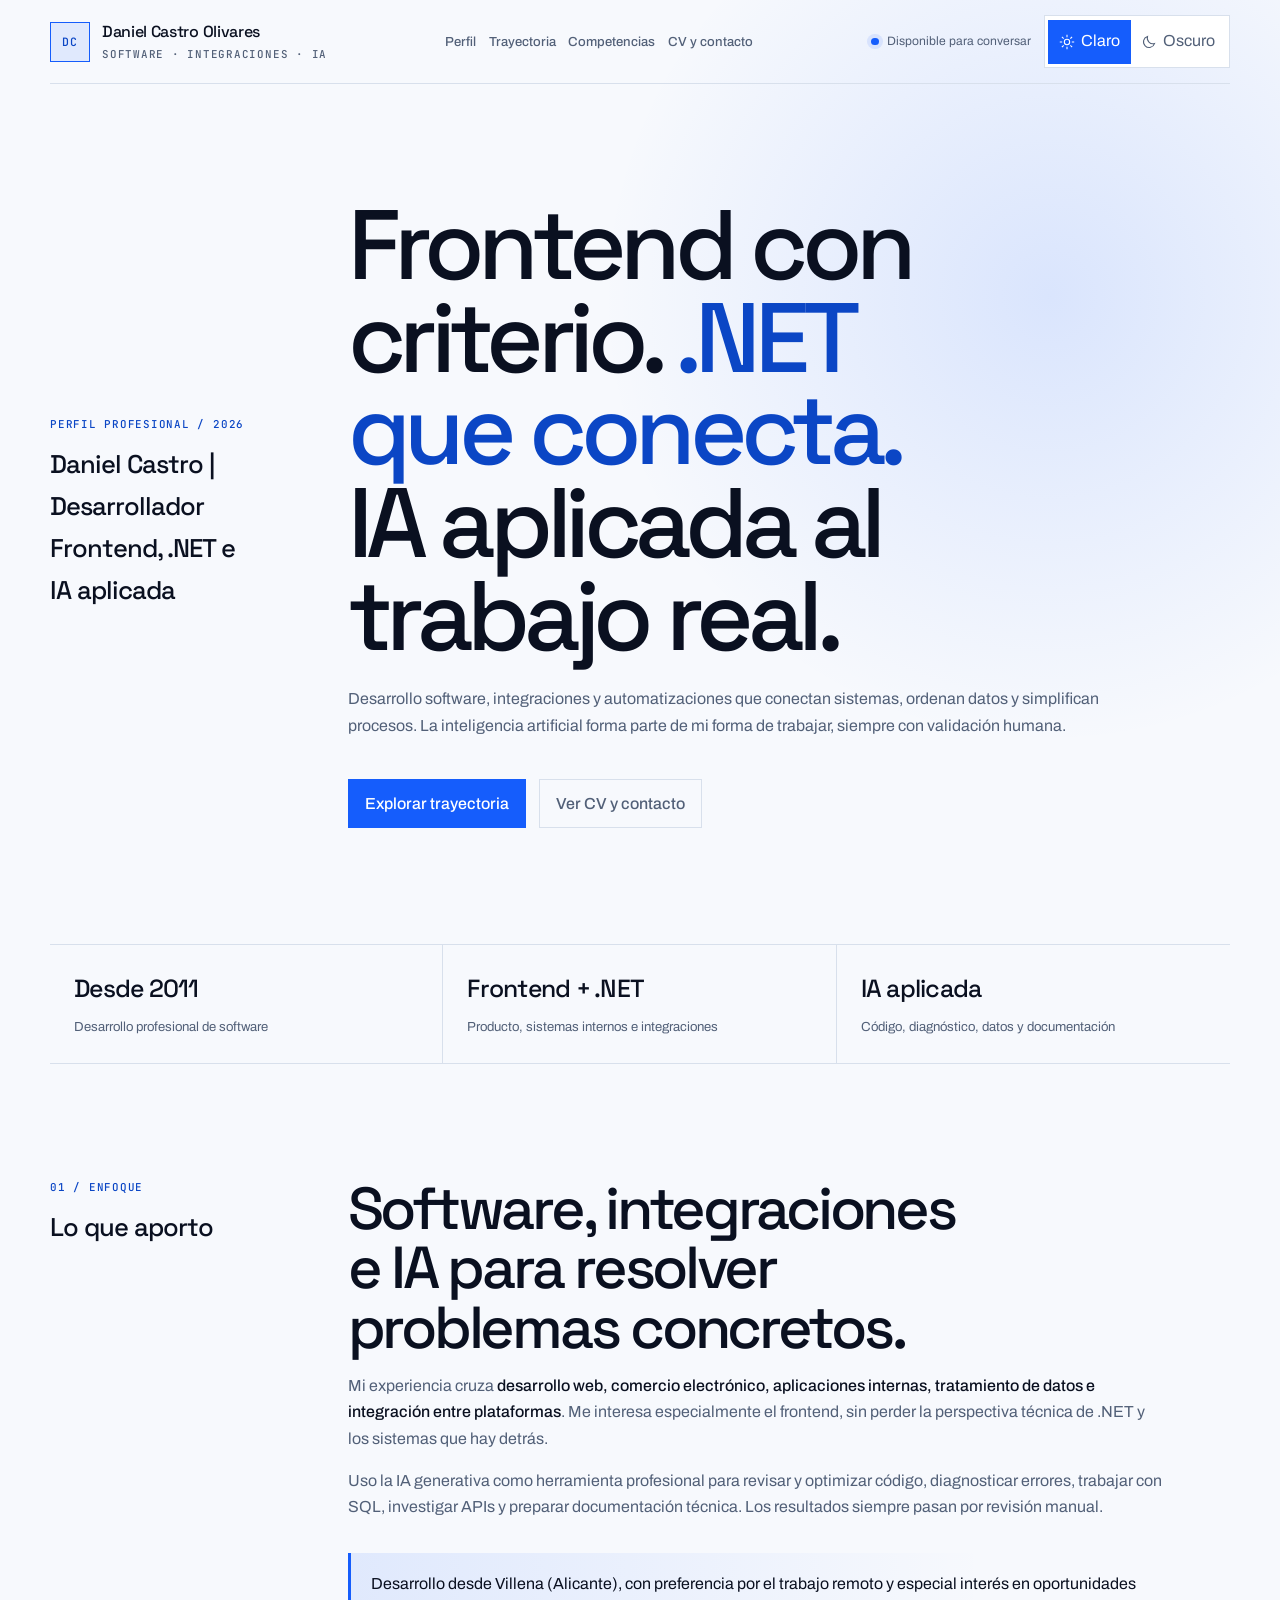
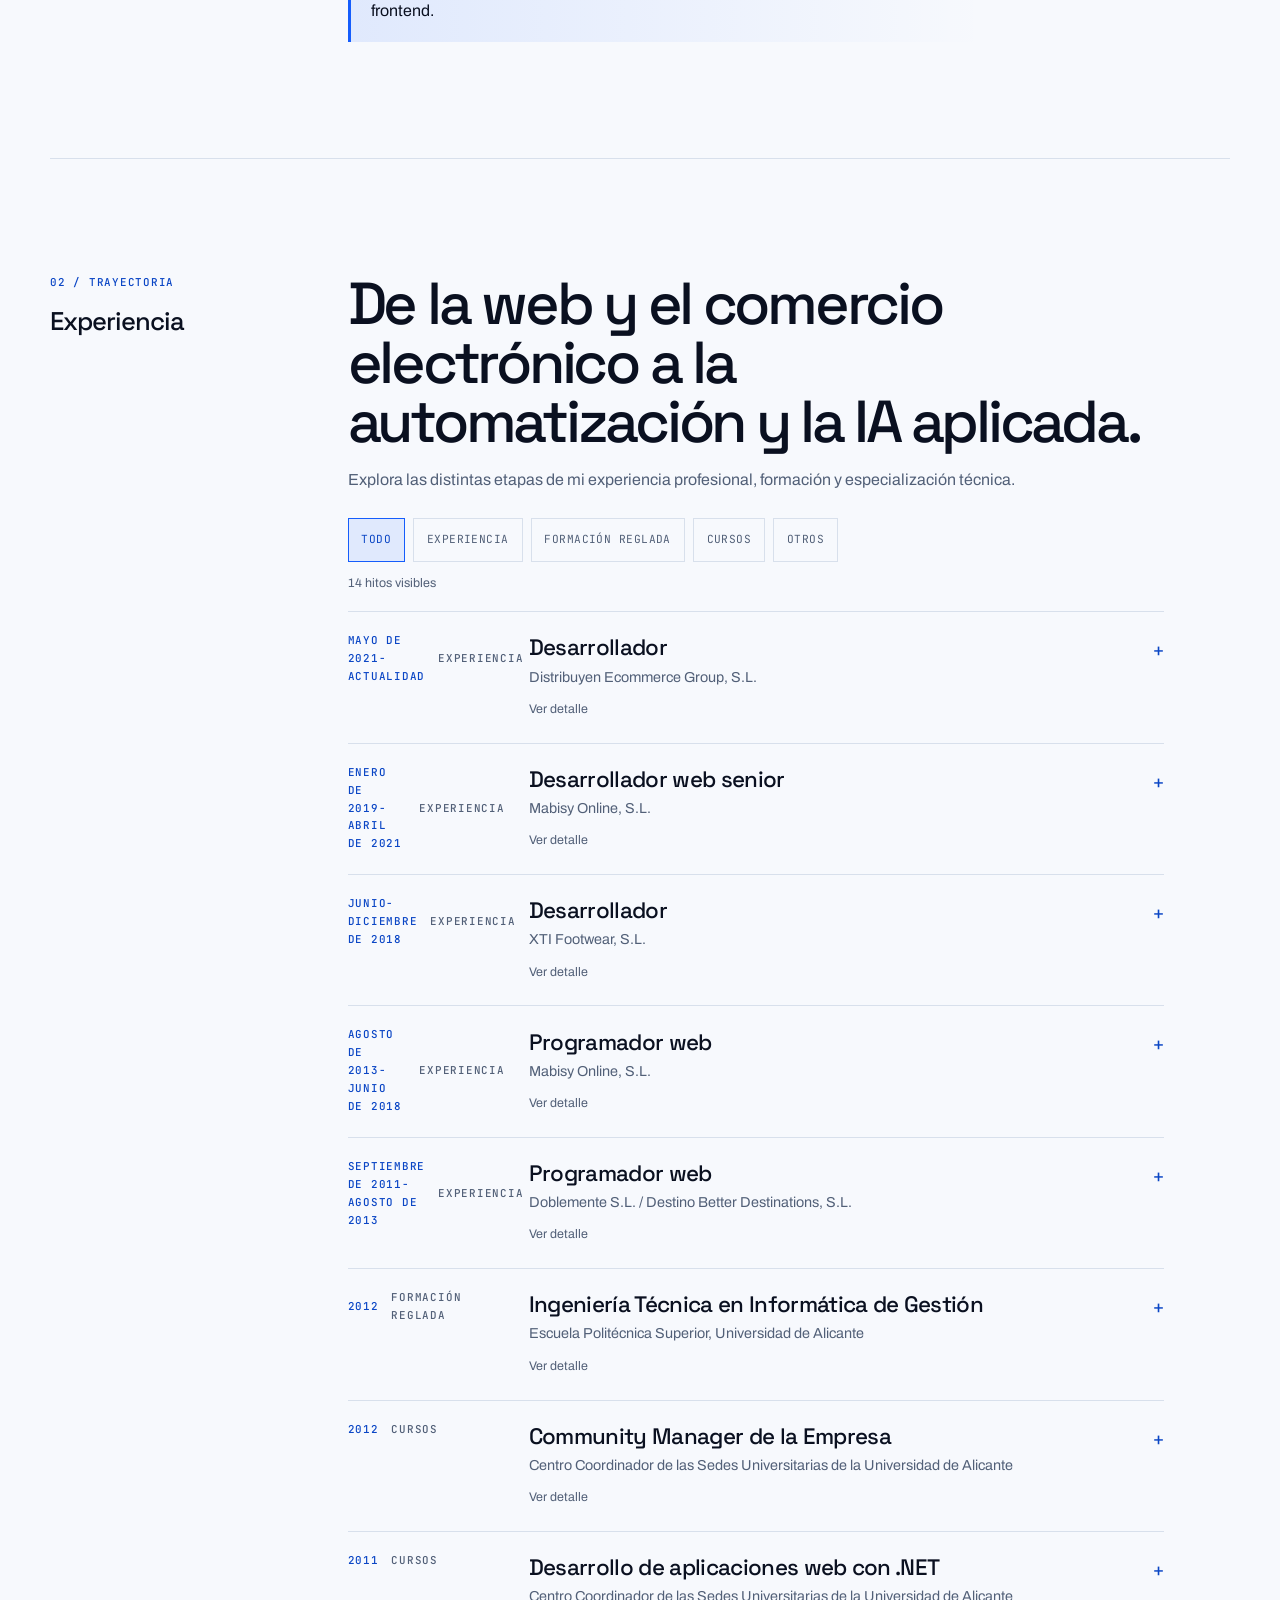
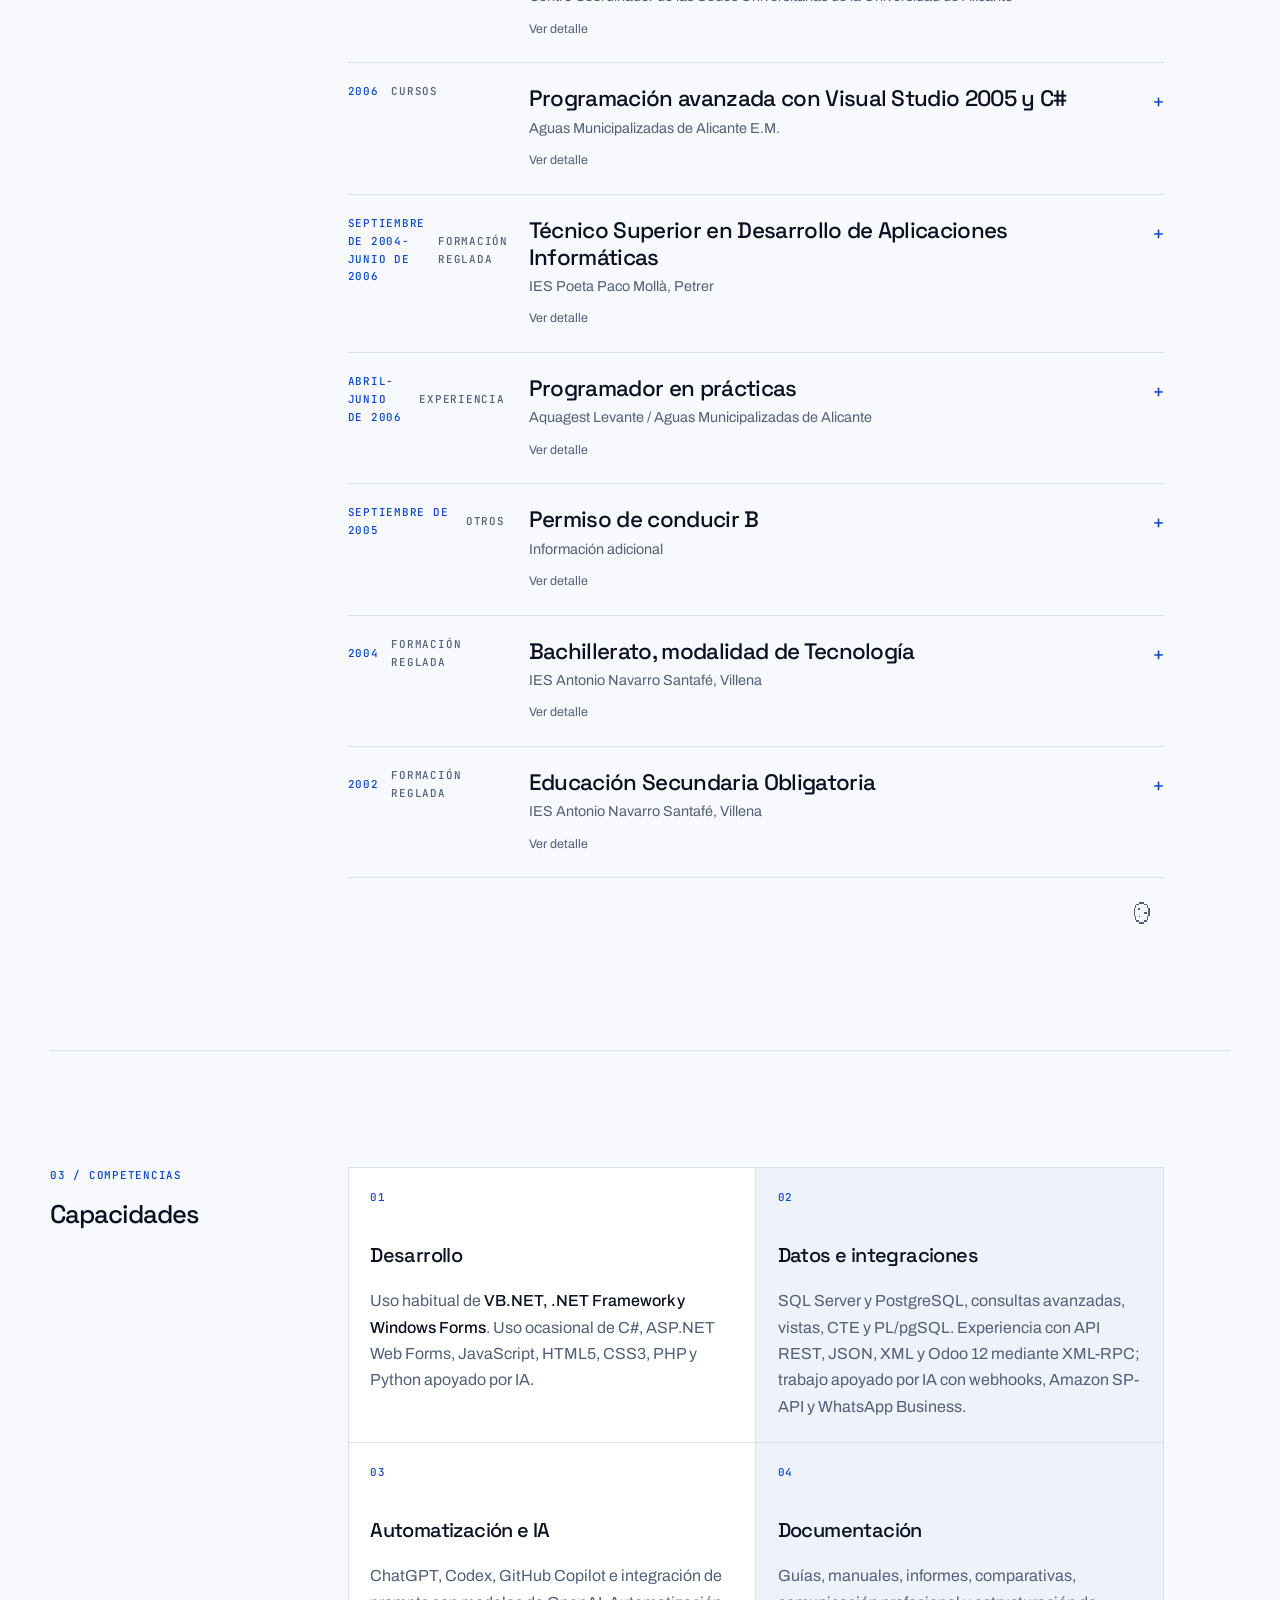
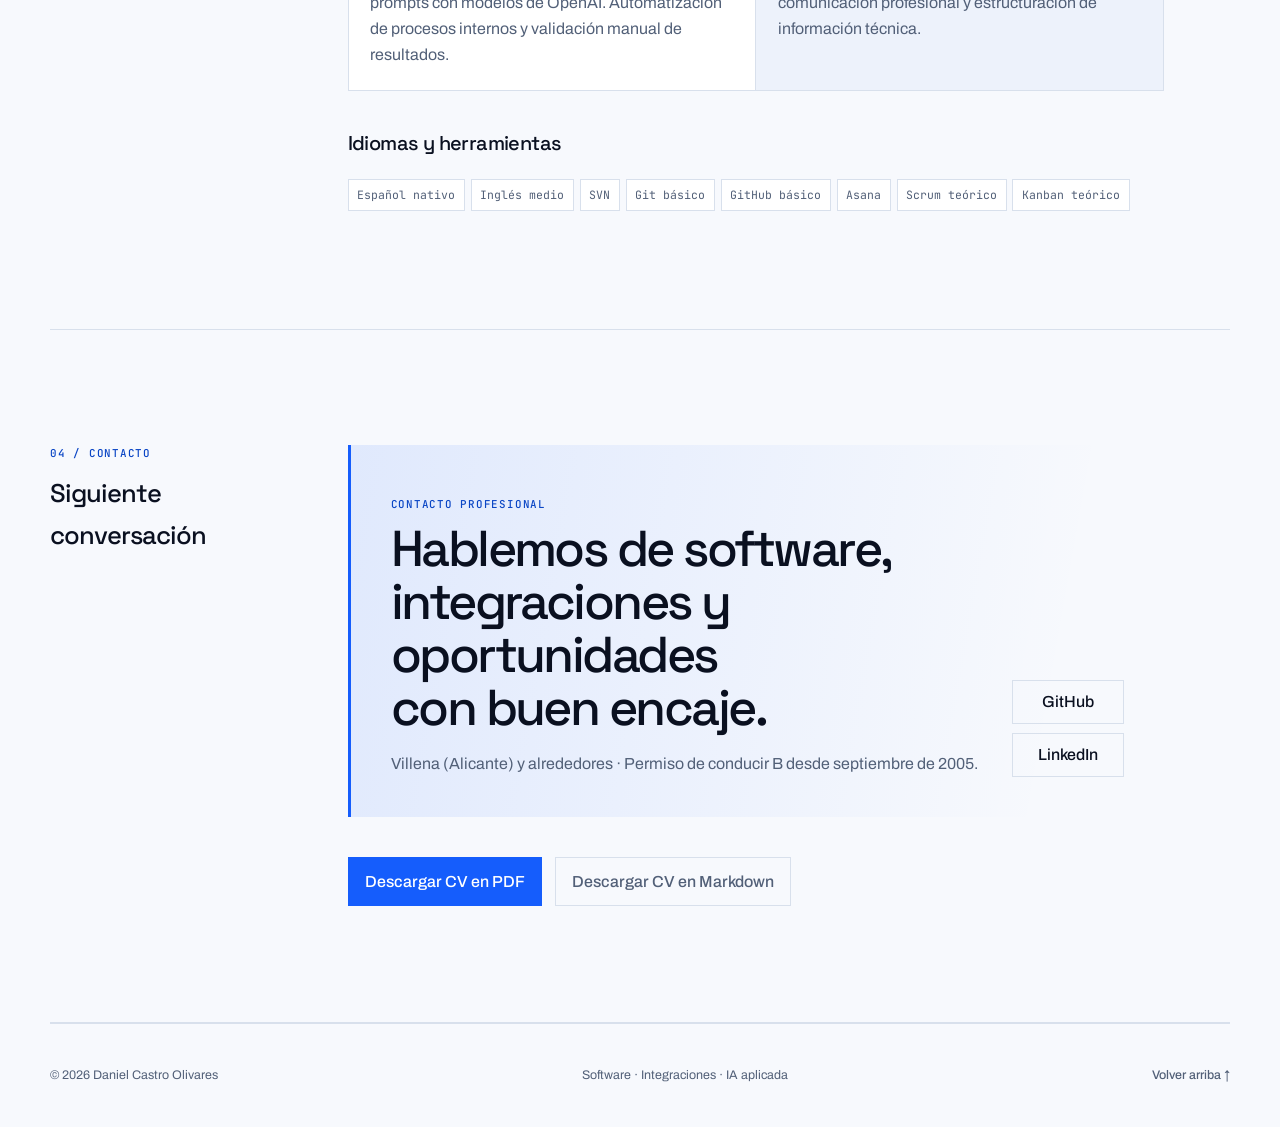
<file: index.html>
<!doctype html>
<html lang="es">
  <head>
    <meta charset="utf-8">
    <meta name="viewport" content="width=device-width, initial-scale=1">
    <meta name="description" content="Desarrollo de software, integraciones, automatización e inteligencia artificial aplicada">
    <meta property="og:type" content="website">
    <meta property="og:title" content="Daniel Castro Olivares">
    <meta property="og:description" content="Desarrollo de software, integraciones, automatización e inteligencia artificial aplicada">
    <meta property="og:url" content="https://dcastroolivares.github.io/">
    <meta property="og:image" content="https://dcastroolivares.github.io/assets/images/og-cv.png">
    <meta name="twitter:card" content="summary_large_image">
    <meta name="twitter:title" content="Daniel Castro Olivares">
    <meta name="twitter:description" content="Desarrollo de software, integraciones, automatización e inteligencia artificial aplicada">
    <meta name="twitter:image" content="https://dcastroolivares.github.io/assets/images/og-cv.png">
    <meta name="color-scheme" content="light dark">
    
    <meta name="theme-color" content="#f7f9fd" media="(prefers-color-scheme: light)">
    <meta name="theme-color" content="#07101f" media="(prefers-color-scheme: dark)">
    <title>Daniel Castro Olivares · Desarrollo de software, integraciones, automatización e inteligencia artificial aplicada</title>
    <link rel="stylesheet" href="/assets/css/editorial.css">
    <script src="/assets/js/site.js" defer></script>
  </head>
  <body>
    <a class="skip-link" href="#contenido">Saltar al contenido</a>

    

    <header class="site-header">
      <a class="identity" href="/" aria-label="Inicio">
        <span class="identity__mark" aria-hidden="true">DC</span>
        <span class="identity__text">
          <span class="identity__name">Daniel Castro Olivares</span>
          <span class="identity__role">Software · Integraciones · IA</span>
        </span>
      </a>

      <nav aria-label="Navegación principal">
        <ul class="nav-list">
          
          
            <li><a href="#perfil">Perfil</a></li>
          
            <li><a href="#trayectoria">Trayectoria</a></li>
          
            <li><a href="#competencias">Competencias</a></li>
          
            <li><a href="#cv">CV y contacto</a></li>
          
        </ul>
      </nav>

      <div class="header-tools">
        <span class="availability">Disponible para conversar</span>
        <div class="theme-switch" role="group" aria-label="Tema del sitio">
          <button type="button" data-theme-option="light" aria-pressed="false">
            <svg viewBox="0 0 24 24" aria-hidden="true">
              <circle cx="12" cy="12" r="4"></circle>
              <path d="M12 2v2M12 20v2M4.93 4.93l1.42 1.42M17.66 17.66l1.41 1.41M2 12h2M20 12h2M4.93 19.07l1.42-1.42M17.66 6.34l1.41-1.41"></path>
            </svg>
            <span>Claro</span>
          </button>
          <button type="button" data-theme-option="dark" aria-pressed="false">
            <svg viewBox="0 0 24 24" aria-hidden="true">
              <path d="M20.4 14.2A8.5 8.5 0 0 1 9.8 3.6 8.5 8.5 0 1 0 20.4 14.2Z"></path>
            </svg>
            <span>Oscuro</span>
          </button>
        </div>
      </div>
    </header>

    <main id="contenido">
      

  <section
    id="inicio"
    class="cv-section cv-section--hero"
    aria-labelledby="inicio-title"
    
  >
    <div class="section-heading">
      
        <p class="eyebrow">Perfil profesional / 2026</p>
      
      <div class="section-heading__row">
        
          <p id="inicio-title" class="section-title">Daniel Castro | Desarrollador Frontend, .NET e IA aplicada</p>
        
        
      </div>
    </div>
    <div id="inicio-content" class="section-content prose" data-section-content>
      <h1>Frontend con criterio. <span class="accent-text">.NET que conecta.</span> IA aplicada al trabajo real.</h1>

<p>Desarrollo software, integraciones y automatizaciones que conectan sistemas,
ordenan datos y simplifican procesos. La inteligencia artificial forma parte de
mi forma de trabajar, siempre con validación humana.</p>

<p><a href="#trayectoria" class="button">Explorar trayectoria</a>
<a href="#cv" class="text-link">Ver CV y contacto</a></p>

    </div>
  </section>
  
    <aside class="proof-strip" aria-label="Resumen profesional">
      <div class="proof-strip__item">
        <strong>Desde 2011</strong>
        <span>Desarrollo profesional de software</span>
      </div>
      <div class="proof-strip__item">
        <strong>Frontend + .NET</strong>
        <span>Producto, sistemas internos e integraciones</span>
      </div>
      <div class="proof-strip__item">
        <strong>IA aplicada</strong>
        <span>Código, diagnóstico, datos y documentación</span>
      </div>
    </aside>
  

  <section
    id="perfil"
    class="cv-section"
    aria-labelledby="perfil-title"
    data-collapsible-section
  >
    <div class="section-heading">
      
        <p class="eyebrow">01 / Enfoque</p>
      
      <div class="section-heading__row">
        
          <h2 id="perfil-title">Lo que aporto</h2>
        
        
          <button
            class="section-toggle"
            type="button"
            data-section-toggle
            aria-expanded="true"
            aria-controls="perfil-content"
          >
            <span class="section-toggle__label">Mostrar u ocultar lo que aporto</span>
            <span aria-hidden="true">⌄</span>
          </button>
        
      </div>
    </div>
    <div id="perfil-content" class="section-content prose" data-section-content>
      <h2 id="software-integraciones-e-ia-para-resolver-problemas-concretos">Software, integraciones e IA para resolver problemas concretos.</h2>

<p>Mi experiencia cruza <strong>desarrollo web, comercio electrónico, aplicaciones
internas, tratamiento de datos e integración entre plataformas</strong>. Me interesa
especialmente el frontend, sin perder la perspectiva técnica de .NET y los
sistemas que hay detrás.</p>

<p>Uso la IA generativa como herramienta profesional para revisar y optimizar
código, diagnosticar errores, trabajar con SQL, investigar APIs y preparar
documentación técnica. Los resultados siempre pasan por revisión manual.</p>

<blockquote>
  <p>Desarrollo desde Villena (Alicante), con preferencia por el trabajo remoto y
especial interés en oportunidades frontend.</p>
</blockquote>

    </div>
  </section>
  

  <section
    id="trayectoria"
    class="cv-section"
    aria-labelledby="trayectoria-title"
    data-collapsible-section
  >
    <div class="section-heading">
      
        <p class="eyebrow">02 / Trayectoria</p>
      
      <div class="section-heading__row">
        
          <h2 id="trayectoria-title">Experiencia</h2>
        
        
          <button
            class="section-toggle"
            type="button"
            data-section-toggle
            aria-expanded="true"
            aria-controls="trayectoria-content"
          >
            <span class="section-toggle__label">Mostrar u ocultar experiencia</span>
            <span aria-hidden="true">⌄</span>
          </button>
        
      </div>
    </div>
    <div id="trayectoria-content" class="section-content prose" data-section-content>
      <h2 id="de-la-web-y-el-comercio-electrónico-a-la-automatización-y-la-ia-aplicada">De la web y el comercio electrónico a la automatización y la IA aplicada.</h2>

<p>Explora las distintas etapas de mi experiencia profesional, formación y
especialización técnica.</p>

<div class="timeline-shell" data-timeline="">
  <div class="filter-bar" aria-label="Filtrar cronología">
    <button class="filter-chip is-active" type="button" data-filter="all" aria-pressed="true">Todo</button>
    <button class="filter-chip" type="button" data-filter="experiencia" aria-pressed="false">Experiencia</button>
    <button class="filter-chip" type="button" data-filter="formacion" aria-pressed="false">Formación reglada</button>
    <button class="filter-chip" type="button" data-filter="cursos" aria-pressed="false">Cursos</button>
    <button class="filter-chip" type="button" data-filter="otros" aria-pressed="false">Otros</button>
  </div>

  <p class="filter-status" data-filter-status="" aria-live="polite"></p>

  <div class="timeline">
    
      <article id="distribuyen" class="timeline-item timeline-item--fresh" data-category="experiencia">
        <span class="timeline-item__node" aria-hidden="true"></span>
        <details class="timeline-card">
          <summary>
            <span class="timeline-card__meta">
              <span class="timeline-card__date">Mayo de 2021-actualidad</span>
              <span class="timeline-card__kind">Experiencia</span>
            </span>
            <span class="timeline-card__title">Desarrollador</span>
            <span class="timeline-card__organization">Distribuyen Ecommerce Group, S.L.</span>
            <span class="timeline-card__action" aria-hidden="true">Ver detalle</span>
          </summary>
          <div class="timeline-card__details"><ul>
  <li>Desarrollo y mantenimiento de software, sistemas y procesos internos.</li>
  <li>Desarrollo con .NET y uso de inteligencia artificial como apoyo técnico.</li>
  <li>Integración de prompts con modelos de OpenAI en herramientas internas.</li>
  <li>Integración con Odoo 12 mediante XML-RPC y automatización de procesos.</li>
  <li>Revisión de código, pruebas, despliegues y diagnóstico de incidencias.</li>
</ul>
</div>
        </details>
      </article>
    
      <article id="mabisy-senior" class="timeline-item timeline-item--fresh" data-category="experiencia">
        <span class="timeline-item__node" aria-hidden="true"></span>
        <details class="timeline-card">
          <summary>
            <span class="timeline-card__meta">
              <span class="timeline-card__date">Enero de 2019-abril de 2021</span>
              <span class="timeline-card__kind">Experiencia</span>
            </span>
            <span class="timeline-card__title">Desarrollador web senior</span>
            <span class="timeline-card__organization">Mabisy Online, S.L.</span>
            <span class="timeline-card__action" aria-hidden="true">Ver detalle</span>
          </summary>
          <div class="timeline-card__details"><ul>
  <li>Desarrollo de funcionalidades y corrección de errores en un CMS propio comercializado como SaaS.</li>
  <li>Trabajo con ASP.NET, HTML5, CSS3 y JavaScript.</li>
  <li>Integraciones con GLS, Correos, MRW, DHL y otras agencias de paquetería.</li>
  <li>Revisión de código, pruebas, despliegues, diagnóstico de incidencias y soporte.</li>
</ul>
</div>
        </details>
      </article>
    
      <article id="xti" class="timeline-item timeline-item--fresh" data-category="experiencia">
        <span class="timeline-item__node" aria-hidden="true"></span>
        <details class="timeline-card">
          <summary>
            <span class="timeline-card__meta">
              <span class="timeline-card__date">Junio-diciembre de 2018</span>
              <span class="timeline-card__kind">Experiencia</span>
            </span>
            <span class="timeline-card__title">Desarrollador</span>
            <span class="timeline-card__organization">XTI Footwear, S.L.</span>
            <span class="timeline-card__action" aria-hidden="true">Ver detalle</span>
          </summary>
          <div class="timeline-card__details"><ul>
  <li>Desarrollo de software interno con VB.NET en el departamento de IT.</li>
  <li>Reprogramación y migración a VB.NET de una aplicación interna creada originalmente en VB6.</li>
</ul>
</div>
        </details>
      </article>
    
      <article id="mabisy-programador" class="timeline-item timeline-item--mid" data-category="experiencia">
        <span class="timeline-item__node" aria-hidden="true"></span>
        <details class="timeline-card">
          <summary>
            <span class="timeline-card__meta">
              <span class="timeline-card__date">Agosto de 2013-junio de 2018</span>
              <span class="timeline-card__kind">Experiencia</span>
            </span>
            <span class="timeline-card__title">Programador web</span>
            <span class="timeline-card__organization">Mabisy Online, S.L.</span>
            <span class="timeline-card__action" aria-hidden="true">Ver detalle</span>
          </summary>
          <div class="timeline-card__details"><ul>
  <li>Desarrollo y mantenimiento de aplicaciones de comercio electrónico con VB.NET y ASP.NET.</li>
  <li>Maquetación responsive con HTML5, CSS3 y Bootstrap.</li>
  <li>Evolución del CMS propio Mabisy, integraciones de pago y agencias de transporte.</li>
  <li>Revisión de código, pruebas, despliegues, incidencias, soporte y atención a clientes.</li>
</ul>
</div>
        </details>
      </article>
    
      <article id="doblemente" class="timeline-item timeline-item--mid" data-category="experiencia">
        <span class="timeline-item__node" aria-hidden="true"></span>
        <details class="timeline-card">
          <summary>
            <span class="timeline-card__meta">
              <span class="timeline-card__date">Septiembre de 2011-agosto de 2013</span>
              <span class="timeline-card__kind">Experiencia</span>
            </span>
            <span class="timeline-card__title">Programador web</span>
            <span class="timeline-card__organization">Doblemente S.L. / Destino Better Destinations, S.L.</span>
            <span class="timeline-card__action" aria-hidden="true">Ver detalle</span>
          </summary>
          <div class="timeline-card__details"><ul>
  <li>Prácticas universitarias entre septiembre de 2011 y mayo de 2012; relación laboral desde junio de 2012.</li>
  <li>Participación en el desarrollo inicial del SaaS del que posteriormente surgió Mabisy Online.</li>
  <li>Maquetación con HTML y CSS, desarrollo con VB.NET y ASP.NET y soporte técnico.</li>
</ul>
</div>
        </details>
      </article>
    
      <article id="ingenieria" class="timeline-item timeline-item--mid" data-category="formacion">
        <span class="timeline-item__node" aria-hidden="true"></span>
        <details class="timeline-card">
          <summary>
            <span class="timeline-card__meta">
              <span class="timeline-card__date">2012</span>
              <span class="timeline-card__kind">Formación reglada</span>
            </span>
            <span class="timeline-card__title">Ingeniería Técnica en Informática de Gestión</span>
            <span class="timeline-card__organization">Escuela Politécnica Superior, Universidad de Alicante</span>
            <span class="timeline-card__action" aria-hidden="true">Ver detalle</span>
          </summary>
          <div class="timeline-card__details"><p>Titulación universitaria correspondiente al plan de 2001.</p>
</div>
        </details>
      </article>
    
      <article id="community-manager" class="timeline-item timeline-item--mid" data-category="cursos">
        <span class="timeline-item__node" aria-hidden="true"></span>
        <details class="timeline-card">
          <summary>
            <span class="timeline-card__meta">
              <span class="timeline-card__date">2012</span>
              <span class="timeline-card__kind">Cursos</span>
            </span>
            <span class="timeline-card__title">Community Manager de la Empresa</span>
            <span class="timeline-card__organization">Centro Coordinador de las Sedes Universitarias de la Universidad de Alicante</span>
            <span class="timeline-card__action" aria-hidden="true">Ver detalle</span>
          </summary>
          <div class="timeline-card__details"><p>Seminario de 20 horas.</p>
</div>
        </details>
      </article>
    
      <article id="curso-dotnet" class="timeline-item timeline-item--mid" data-category="cursos">
        <span class="timeline-item__node" aria-hidden="true"></span>
        <details class="timeline-card">
          <summary>
            <span class="timeline-card__meta">
              <span class="timeline-card__date">2011</span>
              <span class="timeline-card__kind">Cursos</span>
            </span>
            <span class="timeline-card__title">Desarrollo de aplicaciones web con .NET</span>
            <span class="timeline-card__organization">Centro Coordinador de las Sedes Universitarias de la Universidad de Alicante</span>
            <span class="timeline-card__action" aria-hidden="true">Ver detalle</span>
          </summary>
          <div class="timeline-card__details"><p>Curso de 20 horas.</p>
</div>
        </details>
      </article>
    
      <article id="telepizza-segunda" class="timeline-item timeline-item--old timeline-item--secret" data-category="experiencia" data-secret="" hidden="">
        <span class="timeline-item__node" aria-hidden="true"></span>
        <details class="timeline-card">
          <summary>
            <span class="timeline-card__meta">
              <span class="timeline-card__date">Septiembre de 2008-septiembre de 2011</span>
              <span class="timeline-card__kind">Entre líneas</span>
            </span>
            <span class="timeline-card__title">Repartidor en ciclomotor</span>
            <span class="timeline-card__organization">Telepizza Villena</span>
            <span class="timeline-card__action" aria-hidden="true">Ver detalle</span>
          </summary>
          <div class="timeline-card__details"><ul>
  <li>Reparto de pedidos a domicilio en ciclomotor en la franquicia de Telepizza de Villena.</li>
  <li>Elaboración y venta de alimentos precocinados a domicilio.</li>
</ul>

<p>La etapa comenzó bajo la razón social <strong>Alboran Inversiones, S.L.</strong> y continuó bajo <strong>Alemar Levante Inversiones, S.L.</strong> desde marzo de 2009. El cambio jurídico no supuso un cambio de puesto.</p>
</div>
        </details>
      </article>
    
      <article id="curso-csharp" class="timeline-item timeline-item--old" data-category="cursos">
        <span class="timeline-item__node" aria-hidden="true"></span>
        <details class="timeline-card">
          <summary>
            <span class="timeline-card__meta">
              <span class="timeline-card__date">2006</span>
              <span class="timeline-card__kind">Cursos</span>
            </span>
            <span class="timeline-card__title">Programación avanzada con Visual Studio 2005 y C#</span>
            <span class="timeline-card__organization">Aguas Municipalizadas de Alicante E.M.</span>
            <span class="timeline-card__action" aria-hidden="true">Ver detalle</span>
          </summary>
          <div class="timeline-card__details"><p>Curso de 30 horas.</p>
</div>
        </details>
      </article>
    
      <article id="tecnico-superior" class="timeline-item timeline-item--old" data-category="formacion">
        <span class="timeline-item__node" aria-hidden="true"></span>
        <details class="timeline-card">
          <summary>
            <span class="timeline-card__meta">
              <span class="timeline-card__date">Septiembre de 2004-junio de 2006</span>
              <span class="timeline-card__kind">Formación reglada</span>
            </span>
            <span class="timeline-card__title">Técnico Superior en Desarrollo de Aplicaciones Informáticas</span>
            <span class="timeline-card__organization">IES Poeta Paco Mollà, Petrer</span>
            <span class="timeline-card__action" aria-hidden="true">Ver detalle</span>
          </summary>
          <div class="timeline-card__details"><p>Formación profesional de grado superior.</p>
</div>
        </details>
      </article>
    
      <article id="aquagest" class="timeline-item timeline-item--old" data-category="experiencia">
        <span class="timeline-item__node" aria-hidden="true"></span>
        <details class="timeline-card">
          <summary>
            <span class="timeline-card__meta">
              <span class="timeline-card__date">Abril-junio de 2006</span>
              <span class="timeline-card__kind">Experiencia</span>
            </span>
            <span class="timeline-card__title">Programador en prácticas</span>
            <span class="timeline-card__organization">Aquagest Levante / Aguas Municipalizadas de Alicante</span>
            <span class="timeline-card__action" aria-hidden="true">Ver detalle</span>
          </summary>
          <div class="timeline-card__details"><p>Desarrollo y mantenimiento de software en Object Pascal dentro del departamento de informática.</p>
</div>
        </details>
      </article>
    
      <article id="telepizza-primera" class="timeline-item timeline-item--old timeline-item--secret" data-category="experiencia" data-secret="" hidden="">
        <span class="timeline-item__node" aria-hidden="true"></span>
        <details class="timeline-card">
          <summary>
            <span class="timeline-card__meta">
              <span class="timeline-card__date">Julio de 2004-junio de 2006</span>
              <span class="timeline-card__kind">Entre líneas</span>
            </span>
            <span class="timeline-card__title">Repartidor en ciclomotor</span>
            <span class="timeline-card__organization">Telepizza Villena</span>
            <span class="timeline-card__action" aria-hidden="true">Ver detalle</span>
          </summary>
          <div class="timeline-card__details"><ul>
  <li>Reparto de pedidos a domicilio en ciclomotor en la franquicia de Telepizza de Villena.</li>
  <li>Elaboración y venta de alimentos precocinados a domicilio.</li>
</ul>

<p>Esta etapa se desarrolló a tiempo parcial bajo la razón social <strong>Alboran Inversiones, S.L.</strong></p>
</div>
        </details>
      </article>
    
      <article id="permiso-b" class="timeline-item timeline-item--old" data-category="otros">
        <span class="timeline-item__node" aria-hidden="true"></span>
        <details class="timeline-card">
          <summary>
            <span class="timeline-card__meta">
              <span class="timeline-card__date">Septiembre de 2005</span>
              <span class="timeline-card__kind">Otros</span>
            </span>
            <span class="timeline-card__title">Permiso de conducir B</span>
            <span class="timeline-card__organization">Información adicional</span>
            <span class="timeline-card__action" aria-hidden="true">Ver detalle</span>
          </summary>
          <div class="timeline-card__details"><p>Permiso de conducir B obtenido en septiembre de 2005.</p>
</div>
        </details>
      </article>
    
      <article id="bachillerato" class="timeline-item timeline-item--mono" data-category="formacion">
        <span class="timeline-item__node" aria-hidden="true"></span>
        <details class="timeline-card">
          <summary>
            <span class="timeline-card__meta">
              <span class="timeline-card__date">2004</span>
              <span class="timeline-card__kind">Formación reglada</span>
            </span>
            <span class="timeline-card__title">Bachillerato, modalidad de Tecnología</span>
            <span class="timeline-card__organization">IES Antonio Navarro Santafé, Villena</span>
            <span class="timeline-card__action" aria-hidden="true">Ver detalle</span>
          </summary>
          <div class="timeline-card__details"><p>Formación preuniversitaria.</p>
</div>
        </details>
      </article>
    
      <article id="eso" class="timeline-item timeline-item--mono" data-category="formacion">
        <span class="timeline-item__node" aria-hidden="true"></span>
        <details class="timeline-card">
          <summary>
            <span class="timeline-card__meta">
              <span class="timeline-card__date">2002</span>
              <span class="timeline-card__kind">Formación reglada</span>
            </span>
            <span class="timeline-card__title">Educación Secundaria Obligatoria</span>
            <span class="timeline-card__organization">IES Antonio Navarro Santafé, Villena</span>
            <span class="timeline-card__action" aria-hidden="true">Ver detalle</span>
          </summary>
          <div class="timeline-card__details"><p>Educación secundaria.</p>
</div>
        </details>
      </article>
    
  </div>

  <div class="timeline-easter" data-easter-container="">
    <span class="timeline-easter__status" data-secret-status="" aria-live="polite"></span>
    <button class="secret-button" type="button" data-secret-toggle="" aria-label="Mostrar experiencias entre líneas" aria-expanded="false" aria-controls="telepizza-segunda telepizza-primera">
      <svg class="pixel-egg" viewBox="0 0 16 18" aria-hidden="true">
        <rect x="6" y="1" width="4" height="1"></rect>
        <rect x="4" y="2" width="2" height="1"></rect>
        <rect x="10" y="2" width="2" height="1"></rect>
        <rect x="3" y="3" width="1" height="2"></rect>
        <rect x="12" y="3" width="1" height="2"></rect>
        <rect x="2" y="5" width="1" height="6"></rect>
        <rect x="13" y="5" width="1" height="6"></rect>
        <rect x="3" y="11" width="1" height="3"></rect>
        <rect x="12" y="11" width="1" height="3"></rect>
        <rect x="4" y="14" width="2" height="2"></rect>
        <rect x="10" y="14" width="2" height="2"></rect>
        <rect x="6" y="16" width="4" height="1"></rect>
        <rect x="5" y="5" width="2" height="2"></rect>
        <rect x="10" y="8" width="2" height="2"></rect>
        <rect x="6" y="11" width="1" height="1"></rect>
      </svg>
    </button>
  </div>
</div>


    </div>
  </section>
  

  <section
    id="competencias"
    class="cv-section"
    aria-labelledby="competencias-title"
    data-collapsible-section
  >
    <div class="section-heading">
      
        <p class="eyebrow">03 / Competencias</p>
      
      <div class="section-heading__row">
        
          <h2 id="competencias-title">Capacidades</h2>
        
        
          <button
            class="section-toggle"
            type="button"
            data-section-toggle
            aria-expanded="true"
            aria-controls="competencias-content"
          >
            <span class="section-toggle__label">Mostrar u ocultar capacidades</span>
            <span aria-hidden="true">⌄</span>
          </button>
        
      </div>
    </div>
    <div id="competencias-content" class="section-content prose" data-section-content>
      <div class="skill-grid">
  <article class="skill-card">
    <p class="skill-card__number">01</p>
    <h3>Desarrollo</h3>
    <p>Uso habitual de <strong>VB.NET, .NET Framework y Windows Forms</strong>.
    Uso ocasional de C#, ASP.NET Web Forms, JavaScript, HTML5, CSS3, PHP y
    Python apoyado por IA.</p>
  </article>
  <article class="skill-card">
    <p class="skill-card__number">02</p>
    <h3>Datos e integraciones</h3>
    <p>SQL Server y PostgreSQL, consultas avanzadas, vistas, CTE y PL/pgSQL.
    Experiencia con API REST, JSON, XML y Odoo 12 mediante XML-RPC; trabajo
    apoyado por IA con webhooks, Amazon SP-API y WhatsApp Business.</p>
  </article>
  <article class="skill-card">
    <p class="skill-card__number">03</p>
    <h3>Automatización e IA</h3>
    <p>ChatGPT, Codex, GitHub Copilot e integración de prompts con modelos de
    OpenAI. Automatización de procesos internos y validación manual de resultados.</p>
  </article>
  <article class="skill-card">
    <p class="skill-card__number">04</p>
    <h3>Documentación</h3>
    <p>Guías, manuales, informes, comparativas, comunicación profesional y
    estructuración de información técnica.</p>
  </article>
</div>

<h3 id="idiomas-y-herramientas">Idiomas y herramientas</h3>

<p><code class="language-plaintext highlighter-rouge">Español nativo</code> <code class="language-plaintext highlighter-rouge">Inglés medio</code> <code class="language-plaintext highlighter-rouge">SVN</code> <code class="language-plaintext highlighter-rouge">Git básico</code> <code class="language-plaintext highlighter-rouge">GitHub básico</code> <code class="language-plaintext highlighter-rouge">Asana</code>
<code class="language-plaintext highlighter-rouge">Scrum teórico</code> <code class="language-plaintext highlighter-rouge">Kanban teórico</code></p>

    </div>
  </section>
  

  <section
    id="cv"
    class="cv-section"
    aria-labelledby="cv-title"
    data-collapsible-section
  >
    <div class="section-heading">
      
        <p class="eyebrow">04 / Contacto</p>
      
      <div class="section-heading__row">
        
          <h2 id="cv-title">Siguiente conversación</h2>
        
        
          <button
            class="section-toggle"
            type="button"
            data-section-toggle
            aria-expanded="true"
            aria-controls="cv-content"
          >
            <span class="section-toggle__label">Mostrar u ocultar siguiente conversación</span>
            <span aria-hidden="true">⌄</span>
          </button>
        
      </div>
    </div>
    <div id="cv-content" class="section-content prose" data-section-content>
      <div class="contact-panel">
  <div>
    <p class="contact-panel__eyebrow">Contacto profesional</p>
    <h2>Hablemos de software, integraciones y oportunidades con buen encaje.</h2>
    <p>Villena (Alicante) y alrededores · Permiso de conducir B desde septiembre de 2005.</p>
  </div>
  <div class="contact-panel__links">
    <a href="https://github.com/DCastroOlivares">GitHub</a>
    <a href="https://es.linkedin.com/in/dcastroolivares">LinkedIn</a>
  </div>
</div>

<p><a href="/assets/downloads/daniel-castro-olivares-cv.pdf" class="button" download="daniel-castro-olivares-cv.pdf">Descargar CV en PDF</a>
<a href="/assets/downloads/daniel-castro-olivares-cv.md" class="text-link" download="daniel-castro-olivares-cv.md">Descargar CV en Markdown</a></p>

    </div>
  </section>
  


    </main>

    <footer class="site-footer">
      <p>© 2026 Daniel Castro Olivares</p>
      <p>Software · Integraciones · IA aplicada</p>
      <a href="#contenido">Volver arriba <span aria-hidden="true">↑</span></a>
    </footer>
  </body>
</html>
</file>
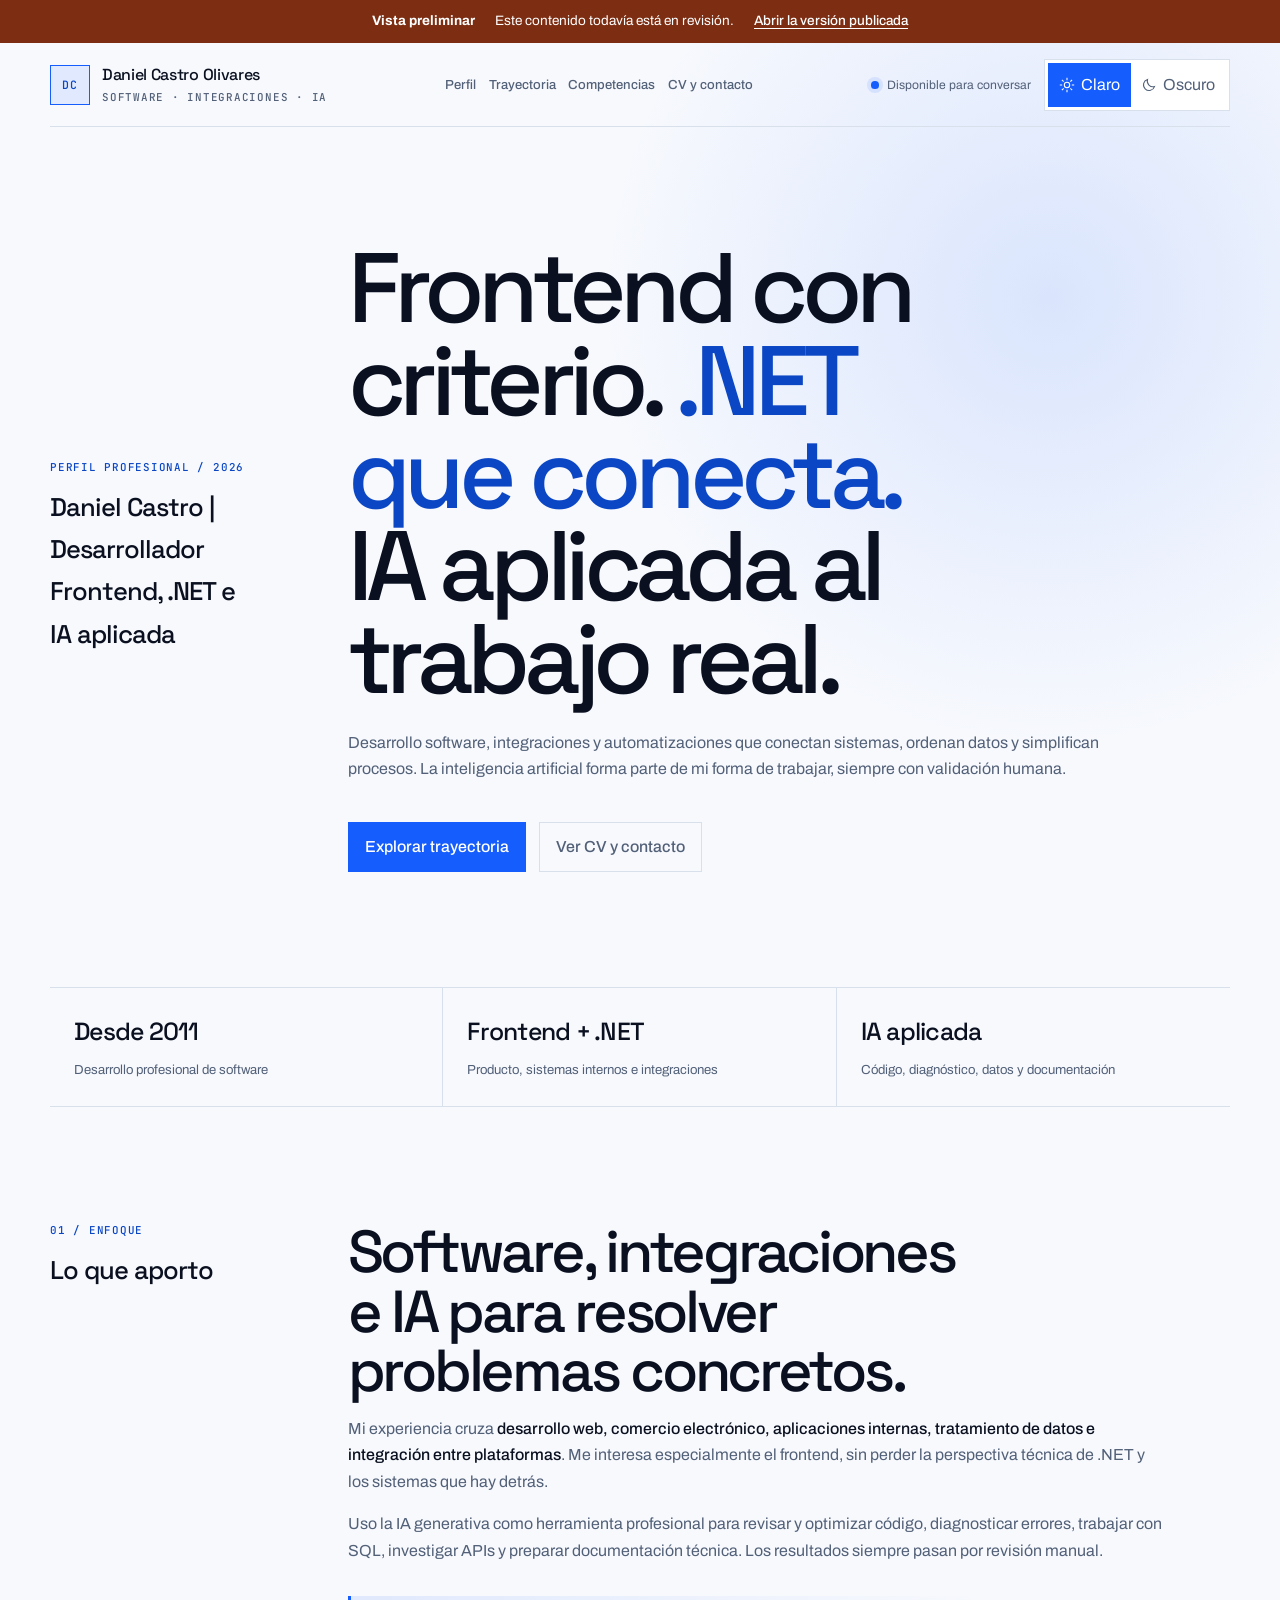
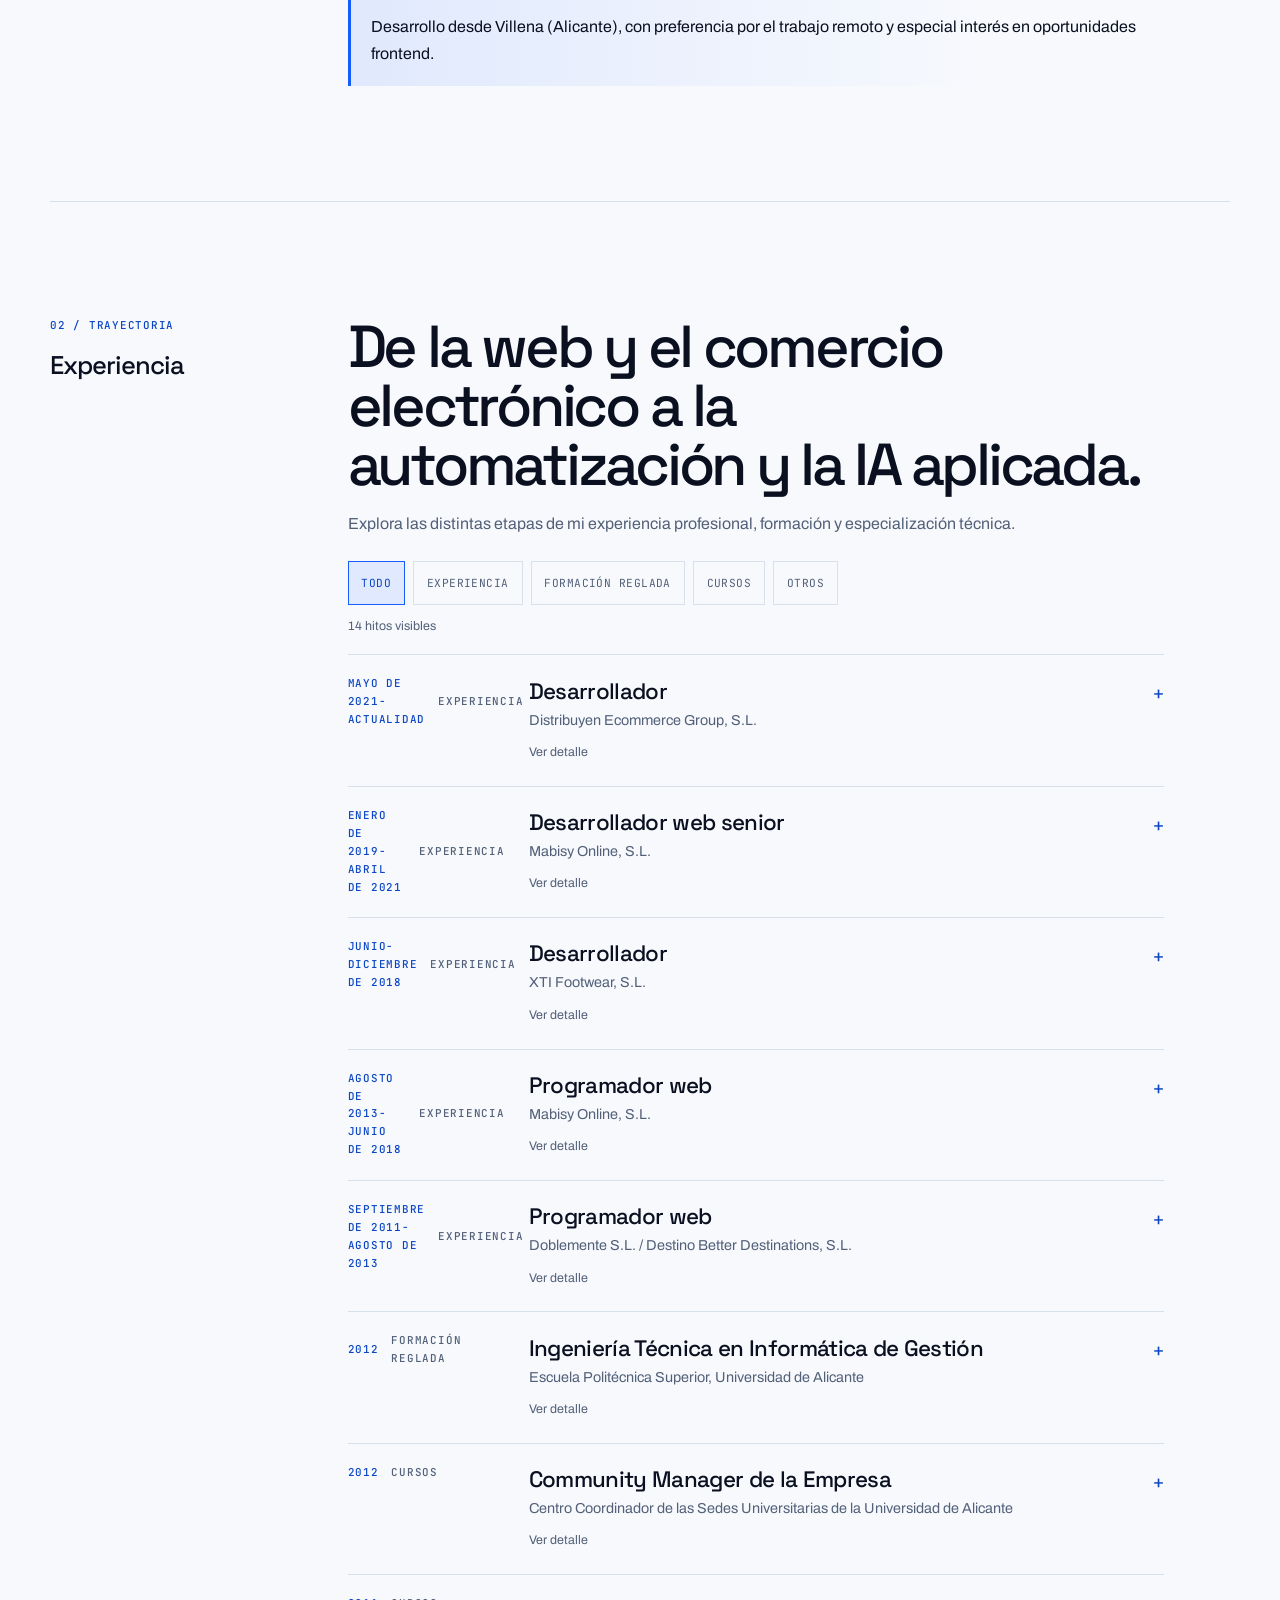
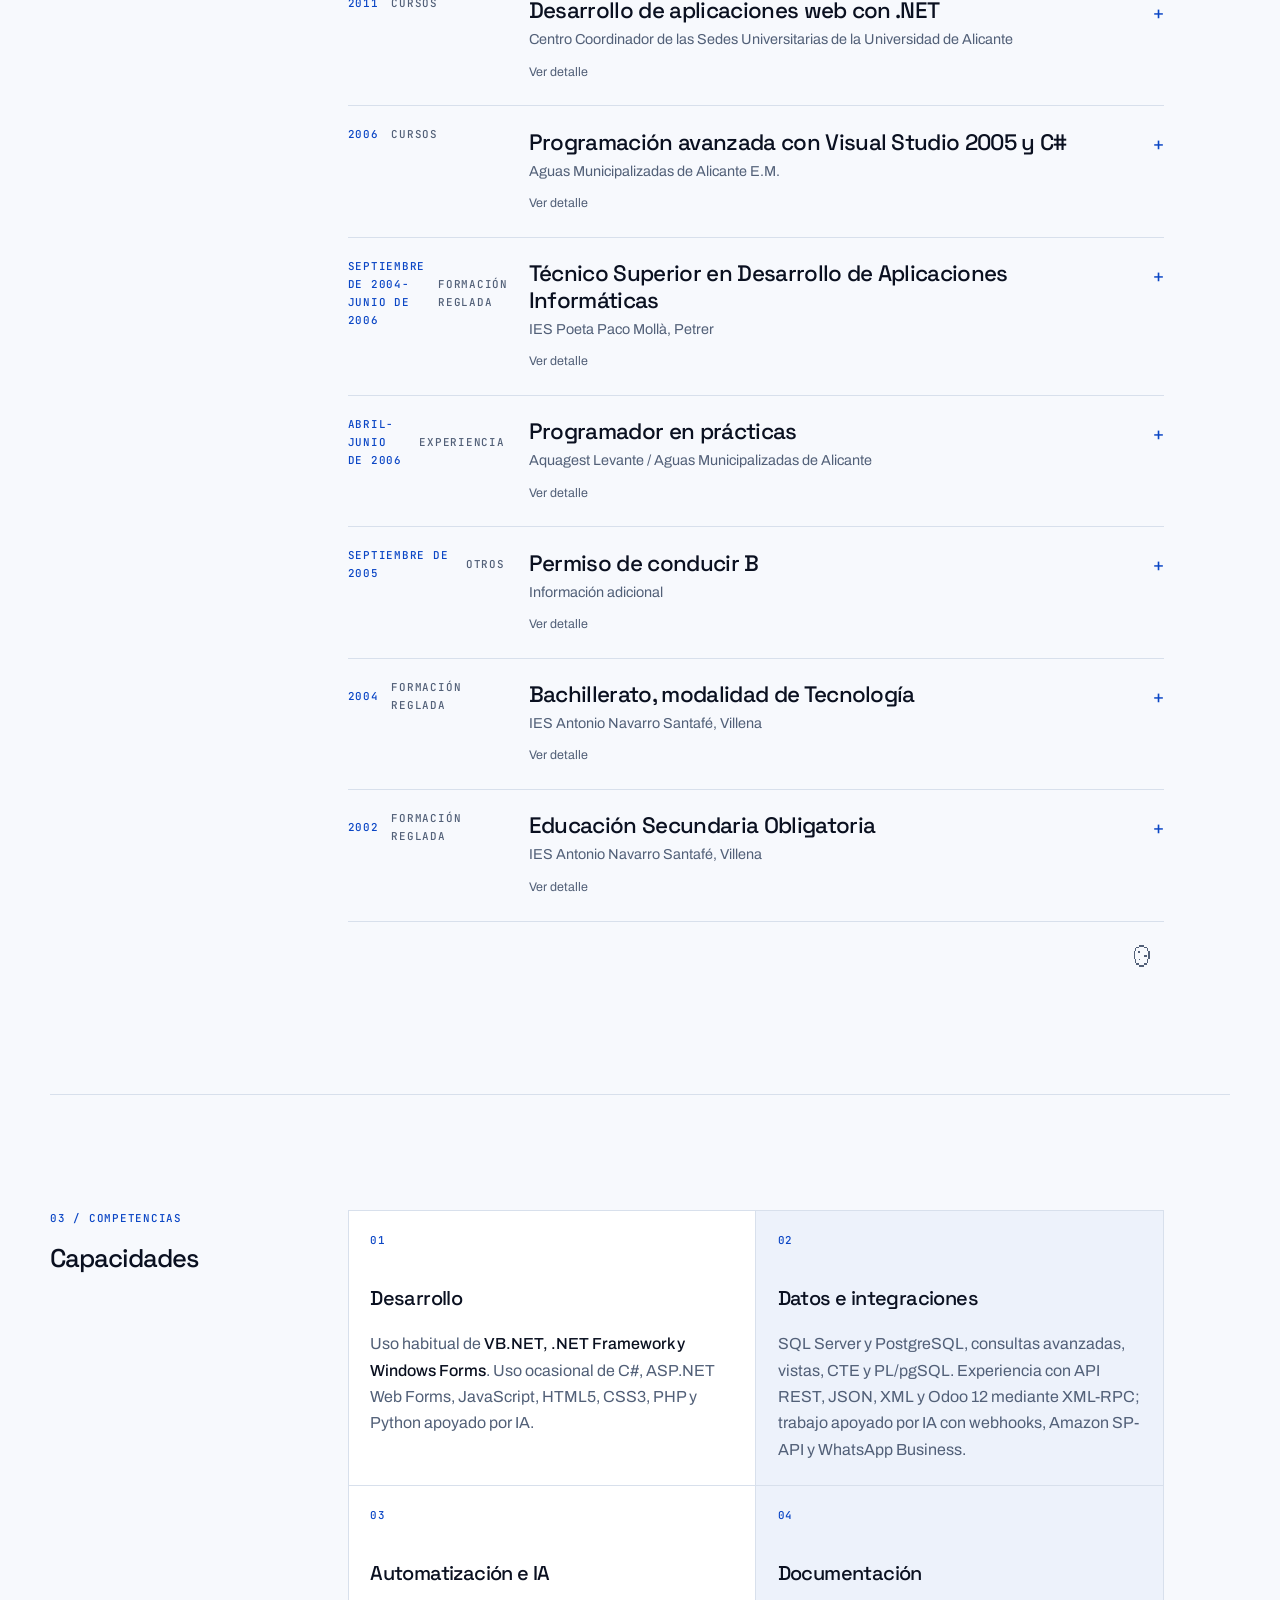
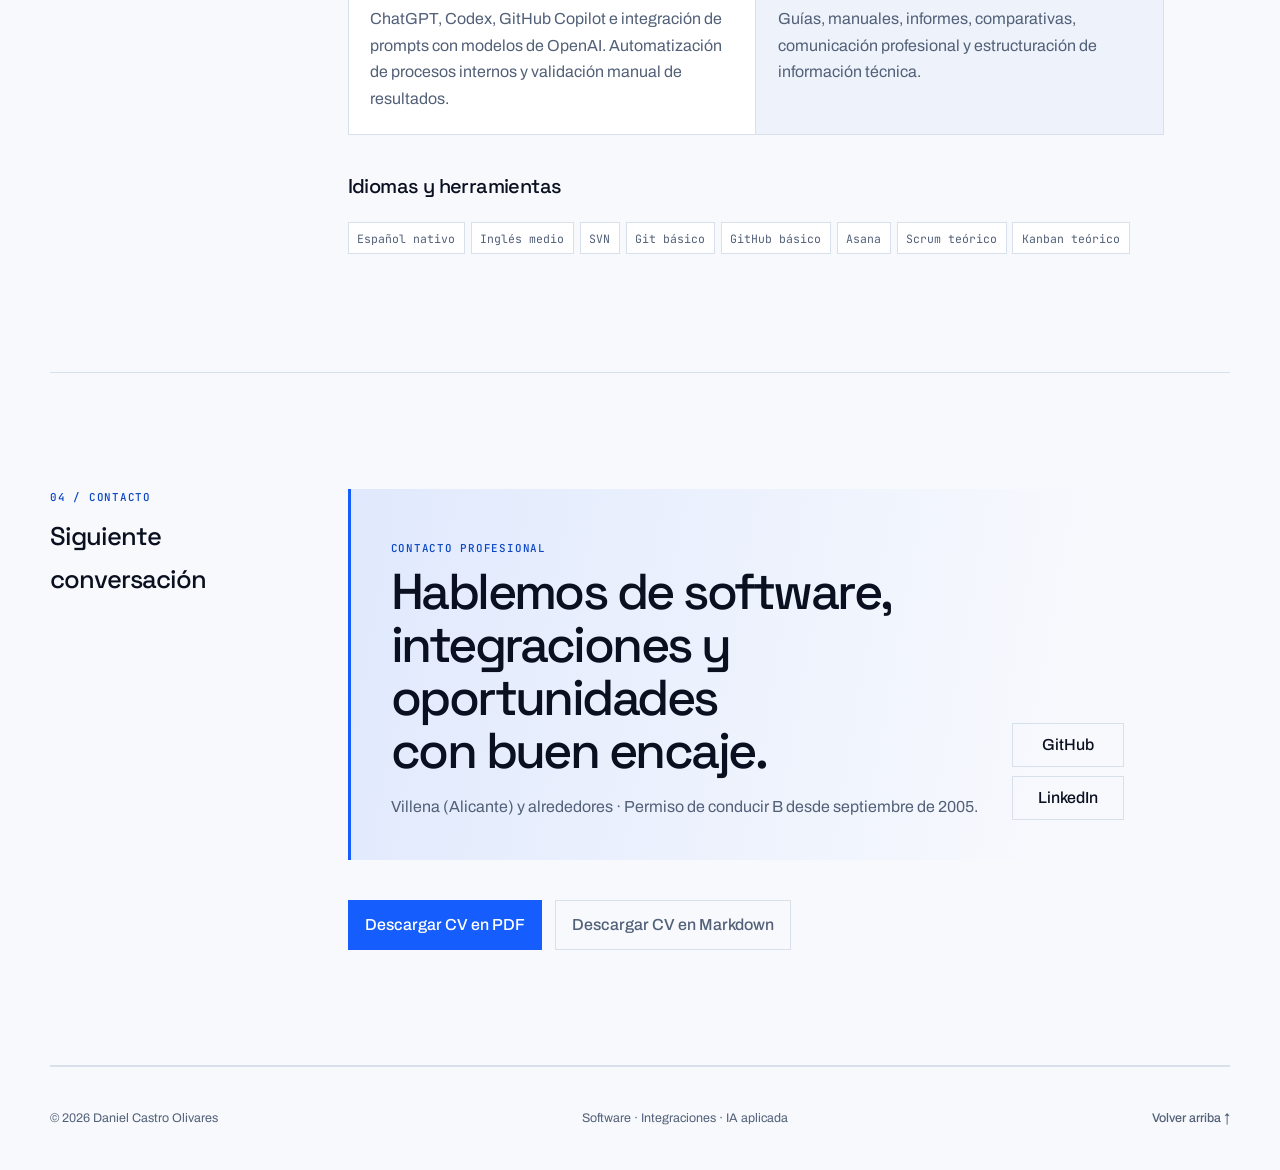
<file: borrador/index.html>
<!doctype html>
<html lang="es">
  <head>
    <meta charset="utf-8">
    <meta name="viewport" content="width=device-width, initial-scale=1">
    <meta name="description" content="Desarrollo de software, integraciones, automatización e inteligencia artificial aplicada">
    <meta property="og:type" content="website">
    <meta property="og:title" content="Daniel Castro Olivares">
    <meta property="og:description" content="Desarrollo de software, integraciones, automatización e inteligencia artificial aplicada">
    <meta property="og:url" content="https://dcastroolivares.github.io/borrador/">
    <meta property="og:image" content="https://dcastroolivares.github.io/borrador/assets/images/og-cv.png">
    <meta name="twitter:card" content="summary_large_image">
    <meta name="twitter:title" content="Daniel Castro Olivares">
    <meta name="twitter:description" content="Desarrollo de software, integraciones, automatización e inteligencia artificial aplicada">
    <meta name="twitter:image" content="https://dcastroolivares.github.io/borrador/assets/images/og-cv.png">
    <meta name="color-scheme" content="light dark">
    
      <meta name="robots" content="noindex, nofollow">
    
    <meta name="theme-color" content="#f7f9fd" media="(prefers-color-scheme: light)">
    <meta name="theme-color" content="#07101f" media="(prefers-color-scheme: dark)">
    <title>Daniel Castro Olivares · Desarrollo de software, integraciones, automatización e inteligencia artificial aplicada</title>
    <link rel="stylesheet" href="/borrador/assets/css/editorial.css">
    <script src="/borrador/assets/js/site.js" defer></script>
  </head>
  <body>
    <a class="skip-link" href="#contenido">Saltar al contenido</a>

    
      <aside class="draft-banner" aria-label="Aviso de versión preliminar">
        <strong>Vista preliminar</strong>
        <span>Este contenido todavía está en revisión.</span>
        <a href="https://dcastroolivares.github.io/">Abrir la versión publicada</a>
      </aside>
    

    <header class="site-header">
      <a class="identity" href="/borrador/" aria-label="Inicio">
        <span class="identity__mark" aria-hidden="true">DC</span>
        <span class="identity__text">
          <span class="identity__name">Daniel Castro Olivares</span>
          <span class="identity__role">Software · Integraciones · IA</span>
        </span>
      </a>

      <nav aria-label="Navegación principal">
        <ul class="nav-list">
          
          
            <li><a href="#perfil">Perfil</a></li>
          
            <li><a href="#trayectoria">Trayectoria</a></li>
          
            <li><a href="#competencias">Competencias</a></li>
          
            <li><a href="#cv">CV y contacto</a></li>
          
        </ul>
      </nav>

      <div class="header-tools">
        <span class="availability">Disponible para conversar</span>
        <div class="theme-switch" role="group" aria-label="Tema del sitio">
          <button type="button" data-theme-option="light" aria-pressed="false">
            <svg viewBox="0 0 24 24" aria-hidden="true">
              <circle cx="12" cy="12" r="4"></circle>
              <path d="M12 2v2M12 20v2M4.93 4.93l1.42 1.42M17.66 17.66l1.41 1.41M2 12h2M20 12h2M4.93 19.07l1.42-1.42M17.66 6.34l1.41-1.41"></path>
            </svg>
            <span>Claro</span>
          </button>
          <button type="button" data-theme-option="dark" aria-pressed="false">
            <svg viewBox="0 0 24 24" aria-hidden="true">
              <path d="M20.4 14.2A8.5 8.5 0 0 1 9.8 3.6 8.5 8.5 0 1 0 20.4 14.2Z"></path>
            </svg>
            <span>Oscuro</span>
          </button>
        </div>
      </div>
    </header>

    <main id="contenido">
      

  <section
    id="inicio"
    class="cv-section cv-section--hero"
    aria-labelledby="inicio-title"
    
  >
    <div class="section-heading">
      
        <p class="eyebrow">Perfil profesional / 2026</p>
      
      <div class="section-heading__row">
        
          <p id="inicio-title" class="section-title">Daniel Castro | Desarrollador Frontend, .NET e IA aplicada</p>
        
        
      </div>
    </div>
    <div id="inicio-content" class="section-content prose" data-section-content>
      <h1>Frontend con criterio. <span class="accent-text">.NET que conecta.</span> IA aplicada al trabajo real.</h1>

<p>Desarrollo software, integraciones y automatizaciones que conectan sistemas,
ordenan datos y simplifican procesos. La inteligencia artificial forma parte de
mi forma de trabajar, siempre con validación humana.</p>

<p><a href="#trayectoria" class="button">Explorar trayectoria</a>
<a href="#cv" class="text-link">Ver CV y contacto</a></p>

    </div>
  </section>
  
    <aside class="proof-strip" aria-label="Resumen profesional">
      <div class="proof-strip__item">
        <strong>Desde 2011</strong>
        <span>Desarrollo profesional de software</span>
      </div>
      <div class="proof-strip__item">
        <strong>Frontend + .NET</strong>
        <span>Producto, sistemas internos e integraciones</span>
      </div>
      <div class="proof-strip__item">
        <strong>IA aplicada</strong>
        <span>Código, diagnóstico, datos y documentación</span>
      </div>
    </aside>
  

  <section
    id="perfil"
    class="cv-section"
    aria-labelledby="perfil-title"
    data-collapsible-section
  >
    <div class="section-heading">
      
        <p class="eyebrow">01 / Enfoque</p>
      
      <div class="section-heading__row">
        
          <h2 id="perfil-title">Lo que aporto</h2>
        
        
          <button
            class="section-toggle"
            type="button"
            data-section-toggle
            aria-expanded="true"
            aria-controls="perfil-content"
          >
            <span class="section-toggle__label">Mostrar u ocultar lo que aporto</span>
            <span aria-hidden="true">⌄</span>
          </button>
        
      </div>
    </div>
    <div id="perfil-content" class="section-content prose" data-section-content>
      <h2 id="software-integraciones-e-ia-para-resolver-problemas-concretos">Software, integraciones e IA para resolver problemas concretos.</h2>

<p>Mi experiencia cruza <strong>desarrollo web, comercio electrónico, aplicaciones
internas, tratamiento de datos e integración entre plataformas</strong>. Me interesa
especialmente el frontend, sin perder la perspectiva técnica de .NET y los
sistemas que hay detrás.</p>

<p>Uso la IA generativa como herramienta profesional para revisar y optimizar
código, diagnosticar errores, trabajar con SQL, investigar APIs y preparar
documentación técnica. Los resultados siempre pasan por revisión manual.</p>

<blockquote>
  <p>Desarrollo desde Villena (Alicante), con preferencia por el trabajo remoto y
especial interés en oportunidades frontend.</p>
</blockquote>

    </div>
  </section>
  

  <section
    id="trayectoria"
    class="cv-section"
    aria-labelledby="trayectoria-title"
    data-collapsible-section
  >
    <div class="section-heading">
      
        <p class="eyebrow">02 / Trayectoria</p>
      
      <div class="section-heading__row">
        
          <h2 id="trayectoria-title">Experiencia</h2>
        
        
          <button
            class="section-toggle"
            type="button"
            data-section-toggle
            aria-expanded="true"
            aria-controls="trayectoria-content"
          >
            <span class="section-toggle__label">Mostrar u ocultar experiencia</span>
            <span aria-hidden="true">⌄</span>
          </button>
        
      </div>
    </div>
    <div id="trayectoria-content" class="section-content prose" data-section-content>
      <h2 id="de-la-web-y-el-comercio-electrónico-a-la-automatización-y-la-ia-aplicada">De la web y el comercio electrónico a la automatización y la IA aplicada.</h2>

<p>Explora las distintas etapas de mi experiencia profesional, formación y
especialización técnica.</p>

<div class="timeline-shell" data-timeline="">
  <div class="filter-bar" aria-label="Filtrar cronología">
    <button class="filter-chip is-active" type="button" data-filter="all" aria-pressed="true">Todo</button>
    <button class="filter-chip" type="button" data-filter="experiencia" aria-pressed="false">Experiencia</button>
    <button class="filter-chip" type="button" data-filter="formacion" aria-pressed="false">Formación reglada</button>
    <button class="filter-chip" type="button" data-filter="cursos" aria-pressed="false">Cursos</button>
    <button class="filter-chip" type="button" data-filter="otros" aria-pressed="false">Otros</button>
  </div>

  <p class="filter-status" data-filter-status="" aria-live="polite"></p>

  <div class="timeline">
    
      <article id="distribuyen" class="timeline-item timeline-item--fresh" data-category="experiencia">
        <span class="timeline-item__node" aria-hidden="true"></span>
        <details class="timeline-card">
          <summary>
            <span class="timeline-card__meta">
              <span class="timeline-card__date">Mayo de 2021-actualidad</span>
              <span class="timeline-card__kind">Experiencia</span>
            </span>
            <span class="timeline-card__title">Desarrollador</span>
            <span class="timeline-card__organization">Distribuyen Ecommerce Group, S.L.</span>
            <span class="timeline-card__action" aria-hidden="true">Ver detalle</span>
          </summary>
          <div class="timeline-card__details"><ul>
  <li>Desarrollo y mantenimiento de software, sistemas y procesos internos.</li>
  <li>Desarrollo con .NET y uso de inteligencia artificial como apoyo técnico.</li>
  <li>Integración de prompts con modelos de OpenAI en herramientas internas.</li>
  <li>Integración con Odoo 12 mediante XML-RPC y automatización de procesos.</li>
  <li>Revisión de código, pruebas, despliegues y diagnóstico de incidencias.</li>
</ul>
</div>
        </details>
      </article>
    
      <article id="mabisy-senior" class="timeline-item timeline-item--fresh" data-category="experiencia">
        <span class="timeline-item__node" aria-hidden="true"></span>
        <details class="timeline-card">
          <summary>
            <span class="timeline-card__meta">
              <span class="timeline-card__date">Enero de 2019-abril de 2021</span>
              <span class="timeline-card__kind">Experiencia</span>
            </span>
            <span class="timeline-card__title">Desarrollador web senior</span>
            <span class="timeline-card__organization">Mabisy Online, S.L.</span>
            <span class="timeline-card__action" aria-hidden="true">Ver detalle</span>
          </summary>
          <div class="timeline-card__details"><ul>
  <li>Desarrollo de funcionalidades y corrección de errores en un CMS propio comercializado como SaaS.</li>
  <li>Trabajo con ASP.NET, HTML5, CSS3 y JavaScript.</li>
  <li>Integraciones con GLS, Correos, MRW, DHL y otras agencias de paquetería.</li>
  <li>Revisión de código, pruebas, despliegues, diagnóstico de incidencias y soporte.</li>
</ul>
</div>
        </details>
      </article>
    
      <article id="xti" class="timeline-item timeline-item--fresh" data-category="experiencia">
        <span class="timeline-item__node" aria-hidden="true"></span>
        <details class="timeline-card">
          <summary>
            <span class="timeline-card__meta">
              <span class="timeline-card__date">Junio-diciembre de 2018</span>
              <span class="timeline-card__kind">Experiencia</span>
            </span>
            <span class="timeline-card__title">Desarrollador</span>
            <span class="timeline-card__organization">XTI Footwear, S.L.</span>
            <span class="timeline-card__action" aria-hidden="true">Ver detalle</span>
          </summary>
          <div class="timeline-card__details"><ul>
  <li>Desarrollo de software interno con VB.NET en el departamento de IT.</li>
  <li>Reprogramación y migración a VB.NET de una aplicación interna creada originalmente en VB6.</li>
</ul>
</div>
        </details>
      </article>
    
      <article id="mabisy-programador" class="timeline-item timeline-item--mid" data-category="experiencia">
        <span class="timeline-item__node" aria-hidden="true"></span>
        <details class="timeline-card">
          <summary>
            <span class="timeline-card__meta">
              <span class="timeline-card__date">Agosto de 2013-junio de 2018</span>
              <span class="timeline-card__kind">Experiencia</span>
            </span>
            <span class="timeline-card__title">Programador web</span>
            <span class="timeline-card__organization">Mabisy Online, S.L.</span>
            <span class="timeline-card__action" aria-hidden="true">Ver detalle</span>
          </summary>
          <div class="timeline-card__details"><ul>
  <li>Desarrollo y mantenimiento de aplicaciones de comercio electrónico con VB.NET y ASP.NET.</li>
  <li>Maquetación responsive con HTML5, CSS3 y Bootstrap.</li>
  <li>Evolución del CMS propio Mabisy, integraciones de pago y agencias de transporte.</li>
  <li>Revisión de código, pruebas, despliegues, incidencias, soporte y atención a clientes.</li>
</ul>
</div>
        </details>
      </article>
    
      <article id="doblemente" class="timeline-item timeline-item--mid" data-category="experiencia">
        <span class="timeline-item__node" aria-hidden="true"></span>
        <details class="timeline-card">
          <summary>
            <span class="timeline-card__meta">
              <span class="timeline-card__date">Septiembre de 2011-agosto de 2013</span>
              <span class="timeline-card__kind">Experiencia</span>
            </span>
            <span class="timeline-card__title">Programador web</span>
            <span class="timeline-card__organization">Doblemente S.L. / Destino Better Destinations, S.L.</span>
            <span class="timeline-card__action" aria-hidden="true">Ver detalle</span>
          </summary>
          <div class="timeline-card__details"><ul>
  <li>Prácticas universitarias entre septiembre de 2011 y mayo de 2012; relación laboral desde junio de 2012.</li>
  <li>Participación en el desarrollo inicial del SaaS del que posteriormente surgió Mabisy Online.</li>
  <li>Maquetación con HTML y CSS, desarrollo con VB.NET y ASP.NET y soporte técnico.</li>
</ul>
</div>
        </details>
      </article>
    
      <article id="ingenieria" class="timeline-item timeline-item--mid" data-category="formacion">
        <span class="timeline-item__node" aria-hidden="true"></span>
        <details class="timeline-card">
          <summary>
            <span class="timeline-card__meta">
              <span class="timeline-card__date">2012</span>
              <span class="timeline-card__kind">Formación reglada</span>
            </span>
            <span class="timeline-card__title">Ingeniería Técnica en Informática de Gestión</span>
            <span class="timeline-card__organization">Escuela Politécnica Superior, Universidad de Alicante</span>
            <span class="timeline-card__action" aria-hidden="true">Ver detalle</span>
          </summary>
          <div class="timeline-card__details"><p>Titulación universitaria correspondiente al plan de 2001.</p>
</div>
        </details>
      </article>
    
      <article id="community-manager" class="timeline-item timeline-item--mid" data-category="cursos">
        <span class="timeline-item__node" aria-hidden="true"></span>
        <details class="timeline-card">
          <summary>
            <span class="timeline-card__meta">
              <span class="timeline-card__date">2012</span>
              <span class="timeline-card__kind">Cursos</span>
            </span>
            <span class="timeline-card__title">Community Manager de la Empresa</span>
            <span class="timeline-card__organization">Centro Coordinador de las Sedes Universitarias de la Universidad de Alicante</span>
            <span class="timeline-card__action" aria-hidden="true">Ver detalle</span>
          </summary>
          <div class="timeline-card__details"><p>Seminario de 20 horas.</p>
</div>
        </details>
      </article>
    
      <article id="curso-dotnet" class="timeline-item timeline-item--mid" data-category="cursos">
        <span class="timeline-item__node" aria-hidden="true"></span>
        <details class="timeline-card">
          <summary>
            <span class="timeline-card__meta">
              <span class="timeline-card__date">2011</span>
              <span class="timeline-card__kind">Cursos</span>
            </span>
            <span class="timeline-card__title">Desarrollo de aplicaciones web con .NET</span>
            <span class="timeline-card__organization">Centro Coordinador de las Sedes Universitarias de la Universidad de Alicante</span>
            <span class="timeline-card__action" aria-hidden="true">Ver detalle</span>
          </summary>
          <div class="timeline-card__details"><p>Curso de 20 horas.</p>
</div>
        </details>
      </article>
    
      <article id="telepizza-segunda" class="timeline-item timeline-item--old timeline-item--secret" data-category="experiencia" data-secret="" hidden="">
        <span class="timeline-item__node" aria-hidden="true"></span>
        <details class="timeline-card">
          <summary>
            <span class="timeline-card__meta">
              <span class="timeline-card__date">Septiembre de 2008-septiembre de 2011</span>
              <span class="timeline-card__kind">Entre líneas</span>
            </span>
            <span class="timeline-card__title">Repartidor en ciclomotor</span>
            <span class="timeline-card__organization">Telepizza Villena</span>
            <span class="timeline-card__action" aria-hidden="true">Ver detalle</span>
          </summary>
          <div class="timeline-card__details"><ul>
  <li>Reparto de pedidos a domicilio en ciclomotor en la franquicia de Telepizza de Villena.</li>
  <li>Elaboración y venta de alimentos precocinados a domicilio.</li>
</ul>

<p>La etapa comenzó bajo la razón social <strong>Alboran Inversiones, S.L.</strong> y continuó bajo <strong>Alemar Levante Inversiones, S.L.</strong> desde marzo de 2009. El cambio jurídico no supuso un cambio de puesto.</p>
</div>
        </details>
      </article>
    
      <article id="curso-csharp" class="timeline-item timeline-item--old" data-category="cursos">
        <span class="timeline-item__node" aria-hidden="true"></span>
        <details class="timeline-card">
          <summary>
            <span class="timeline-card__meta">
              <span class="timeline-card__date">2006</span>
              <span class="timeline-card__kind">Cursos</span>
            </span>
            <span class="timeline-card__title">Programación avanzada con Visual Studio 2005 y C#</span>
            <span class="timeline-card__organization">Aguas Municipalizadas de Alicante E.M.</span>
            <span class="timeline-card__action" aria-hidden="true">Ver detalle</span>
          </summary>
          <div class="timeline-card__details"><p>Curso de 30 horas.</p>
</div>
        </details>
      </article>
    
      <article id="tecnico-superior" class="timeline-item timeline-item--old" data-category="formacion">
        <span class="timeline-item__node" aria-hidden="true"></span>
        <details class="timeline-card">
          <summary>
            <span class="timeline-card__meta">
              <span class="timeline-card__date">Septiembre de 2004-junio de 2006</span>
              <span class="timeline-card__kind">Formación reglada</span>
            </span>
            <span class="timeline-card__title">Técnico Superior en Desarrollo de Aplicaciones Informáticas</span>
            <span class="timeline-card__organization">IES Poeta Paco Mollà, Petrer</span>
            <span class="timeline-card__action" aria-hidden="true">Ver detalle</span>
          </summary>
          <div class="timeline-card__details"><p>Formación profesional de grado superior.</p>
</div>
        </details>
      </article>
    
      <article id="aquagest" class="timeline-item timeline-item--old" data-category="experiencia">
        <span class="timeline-item__node" aria-hidden="true"></span>
        <details class="timeline-card">
          <summary>
            <span class="timeline-card__meta">
              <span class="timeline-card__date">Abril-junio de 2006</span>
              <span class="timeline-card__kind">Experiencia</span>
            </span>
            <span class="timeline-card__title">Programador en prácticas</span>
            <span class="timeline-card__organization">Aquagest Levante / Aguas Municipalizadas de Alicante</span>
            <span class="timeline-card__action" aria-hidden="true">Ver detalle</span>
          </summary>
          <div class="timeline-card__details"><p>Desarrollo y mantenimiento de software en Object Pascal dentro del departamento de informática.</p>
</div>
        </details>
      </article>
    
      <article id="telepizza-primera" class="timeline-item timeline-item--old timeline-item--secret" data-category="experiencia" data-secret="" hidden="">
        <span class="timeline-item__node" aria-hidden="true"></span>
        <details class="timeline-card">
          <summary>
            <span class="timeline-card__meta">
              <span class="timeline-card__date">Julio de 2004-junio de 2006</span>
              <span class="timeline-card__kind">Entre líneas</span>
            </span>
            <span class="timeline-card__title">Repartidor en ciclomotor</span>
            <span class="timeline-card__organization">Telepizza Villena</span>
            <span class="timeline-card__action" aria-hidden="true">Ver detalle</span>
          </summary>
          <div class="timeline-card__details"><ul>
  <li>Reparto de pedidos a domicilio en ciclomotor en la franquicia de Telepizza de Villena.</li>
  <li>Elaboración y venta de alimentos precocinados a domicilio.</li>
</ul>

<p>Esta etapa se desarrolló a tiempo parcial bajo la razón social <strong>Alboran Inversiones, S.L.</strong></p>
</div>
        </details>
      </article>
    
      <article id="permiso-b" class="timeline-item timeline-item--old" data-category="otros">
        <span class="timeline-item__node" aria-hidden="true"></span>
        <details class="timeline-card">
          <summary>
            <span class="timeline-card__meta">
              <span class="timeline-card__date">Septiembre de 2005</span>
              <span class="timeline-card__kind">Otros</span>
            </span>
            <span class="timeline-card__title">Permiso de conducir B</span>
            <span class="timeline-card__organization">Información adicional</span>
            <span class="timeline-card__action" aria-hidden="true">Ver detalle</span>
          </summary>
          <div class="timeline-card__details"><p>Permiso de conducir B obtenido en septiembre de 2005.</p>
</div>
        </details>
      </article>
    
      <article id="bachillerato" class="timeline-item timeline-item--mono" data-category="formacion">
        <span class="timeline-item__node" aria-hidden="true"></span>
        <details class="timeline-card">
          <summary>
            <span class="timeline-card__meta">
              <span class="timeline-card__date">2004</span>
              <span class="timeline-card__kind">Formación reglada</span>
            </span>
            <span class="timeline-card__title">Bachillerato, modalidad de Tecnología</span>
            <span class="timeline-card__organization">IES Antonio Navarro Santafé, Villena</span>
            <span class="timeline-card__action" aria-hidden="true">Ver detalle</span>
          </summary>
          <div class="timeline-card__details"><p>Formación preuniversitaria.</p>
</div>
        </details>
      </article>
    
      <article id="eso" class="timeline-item timeline-item--mono" data-category="formacion">
        <span class="timeline-item__node" aria-hidden="true"></span>
        <details class="timeline-card">
          <summary>
            <span class="timeline-card__meta">
              <span class="timeline-card__date">2002</span>
              <span class="timeline-card__kind">Formación reglada</span>
            </span>
            <span class="timeline-card__title">Educación Secundaria Obligatoria</span>
            <span class="timeline-card__organization">IES Antonio Navarro Santafé, Villena</span>
            <span class="timeline-card__action" aria-hidden="true">Ver detalle</span>
          </summary>
          <div class="timeline-card__details"><p>Educación secundaria.</p>
</div>
        </details>
      </article>
    
  </div>

  <div class="timeline-easter" data-easter-container="">
    <span class="timeline-easter__status" data-secret-status="" aria-live="polite"></span>
    <button class="secret-button" type="button" data-secret-toggle="" aria-label="Mostrar experiencias entre líneas" aria-expanded="false" aria-controls="telepizza-segunda telepizza-primera">
      <svg class="pixel-egg" viewBox="0 0 16 18" aria-hidden="true">
        <rect x="6" y="1" width="4" height="1"></rect>
        <rect x="4" y="2" width="2" height="1"></rect>
        <rect x="10" y="2" width="2" height="1"></rect>
        <rect x="3" y="3" width="1" height="2"></rect>
        <rect x="12" y="3" width="1" height="2"></rect>
        <rect x="2" y="5" width="1" height="6"></rect>
        <rect x="13" y="5" width="1" height="6"></rect>
        <rect x="3" y="11" width="1" height="3"></rect>
        <rect x="12" y="11" width="1" height="3"></rect>
        <rect x="4" y="14" width="2" height="2"></rect>
        <rect x="10" y="14" width="2" height="2"></rect>
        <rect x="6" y="16" width="4" height="1"></rect>
        <rect x="5" y="5" width="2" height="2"></rect>
        <rect x="10" y="8" width="2" height="2"></rect>
        <rect x="6" y="11" width="1" height="1"></rect>
      </svg>
    </button>
  </div>
</div>


    </div>
  </section>
  

  <section
    id="competencias"
    class="cv-section"
    aria-labelledby="competencias-title"
    data-collapsible-section
  >
    <div class="section-heading">
      
        <p class="eyebrow">03 / Competencias</p>
      
      <div class="section-heading__row">
        
          <h2 id="competencias-title">Capacidades</h2>
        
        
          <button
            class="section-toggle"
            type="button"
            data-section-toggle
            aria-expanded="true"
            aria-controls="competencias-content"
          >
            <span class="section-toggle__label">Mostrar u ocultar capacidades</span>
            <span aria-hidden="true">⌄</span>
          </button>
        
      </div>
    </div>
    <div id="competencias-content" class="section-content prose" data-section-content>
      <div class="skill-grid">
  <article class="skill-card">
    <p class="skill-card__number">01</p>
    <h3>Desarrollo</h3>
    <p>Uso habitual de <strong>VB.NET, .NET Framework y Windows Forms</strong>.
    Uso ocasional de C#, ASP.NET Web Forms, JavaScript, HTML5, CSS3, PHP y
    Python apoyado por IA.</p>
  </article>
  <article class="skill-card">
    <p class="skill-card__number">02</p>
    <h3>Datos e integraciones</h3>
    <p>SQL Server y PostgreSQL, consultas avanzadas, vistas, CTE y PL/pgSQL.
    Experiencia con API REST, JSON, XML y Odoo 12 mediante XML-RPC; trabajo
    apoyado por IA con webhooks, Amazon SP-API y WhatsApp Business.</p>
  </article>
  <article class="skill-card">
    <p class="skill-card__number">03</p>
    <h3>Automatización e IA</h3>
    <p>ChatGPT, Codex, GitHub Copilot e integración de prompts con modelos de
    OpenAI. Automatización de procesos internos y validación manual de resultados.</p>
  </article>
  <article class="skill-card">
    <p class="skill-card__number">04</p>
    <h3>Documentación</h3>
    <p>Guías, manuales, informes, comparativas, comunicación profesional y
    estructuración de información técnica.</p>
  </article>
</div>

<h3 id="idiomas-y-herramientas">Idiomas y herramientas</h3>

<p><code class="language-plaintext highlighter-rouge">Español nativo</code> <code class="language-plaintext highlighter-rouge">Inglés medio</code> <code class="language-plaintext highlighter-rouge">SVN</code> <code class="language-plaintext highlighter-rouge">Git básico</code> <code class="language-plaintext highlighter-rouge">GitHub básico</code> <code class="language-plaintext highlighter-rouge">Asana</code>
<code class="language-plaintext highlighter-rouge">Scrum teórico</code> <code class="language-plaintext highlighter-rouge">Kanban teórico</code></p>

    </div>
  </section>
  

  <section
    id="cv"
    class="cv-section"
    aria-labelledby="cv-title"
    data-collapsible-section
  >
    <div class="section-heading">
      
        <p class="eyebrow">04 / Contacto</p>
      
      <div class="section-heading__row">
        
          <h2 id="cv-title">Siguiente conversación</h2>
        
        
          <button
            class="section-toggle"
            type="button"
            data-section-toggle
            aria-expanded="true"
            aria-controls="cv-content"
          >
            <span class="section-toggle__label">Mostrar u ocultar siguiente conversación</span>
            <span aria-hidden="true">⌄</span>
          </button>
        
      </div>
    </div>
    <div id="cv-content" class="section-content prose" data-section-content>
      <div class="contact-panel">
  <div>
    <p class="contact-panel__eyebrow">Contacto profesional</p>
    <h2>Hablemos de software, integraciones y oportunidades con buen encaje.</h2>
    <p>Villena (Alicante) y alrededores · Permiso de conducir B desde septiembre de 2005.</p>
  </div>
  <div class="contact-panel__links">
    <a href="https://github.com/DCastroOlivares">GitHub</a>
    <a href="https://es.linkedin.com/in/dcastroolivares">LinkedIn</a>
  </div>
</div>

<p><a href="/borrador/assets/downloads/daniel-castro-olivares-cv.pdf" class="button" download="daniel-castro-olivares-cv.pdf">Descargar CV en PDF</a>
<a href="/borrador/assets/downloads/daniel-castro-olivares-cv.md" class="text-link" download="daniel-castro-olivares-cv.md">Descargar CV en Markdown</a></p>

    </div>
  </section>
  


    </main>

    <footer class="site-footer">
      <p>© 2026 Daniel Castro Olivares</p>
      <p>Software · Integraciones · IA aplicada</p>
      <a href="#contenido">Volver arriba <span aria-hidden="true">↑</span></a>
    </footer>
  </body>
</html>
</file>
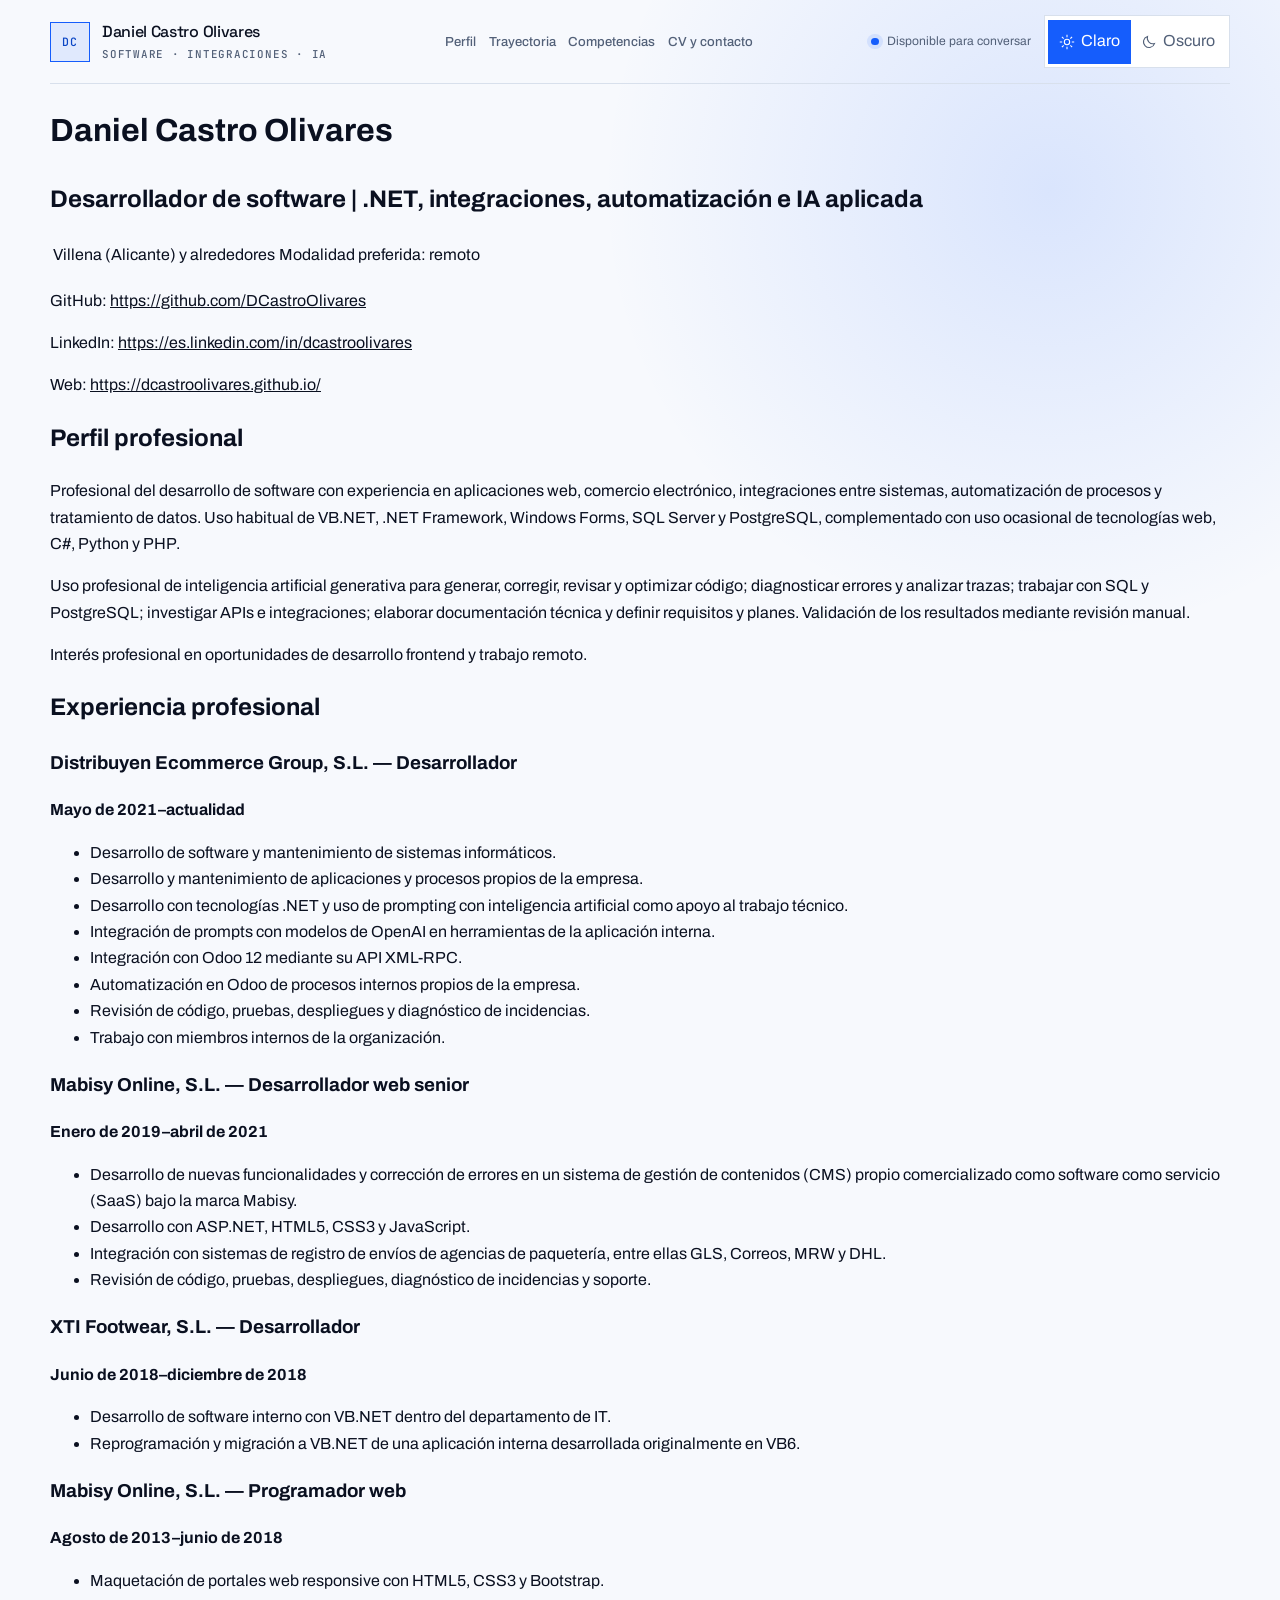
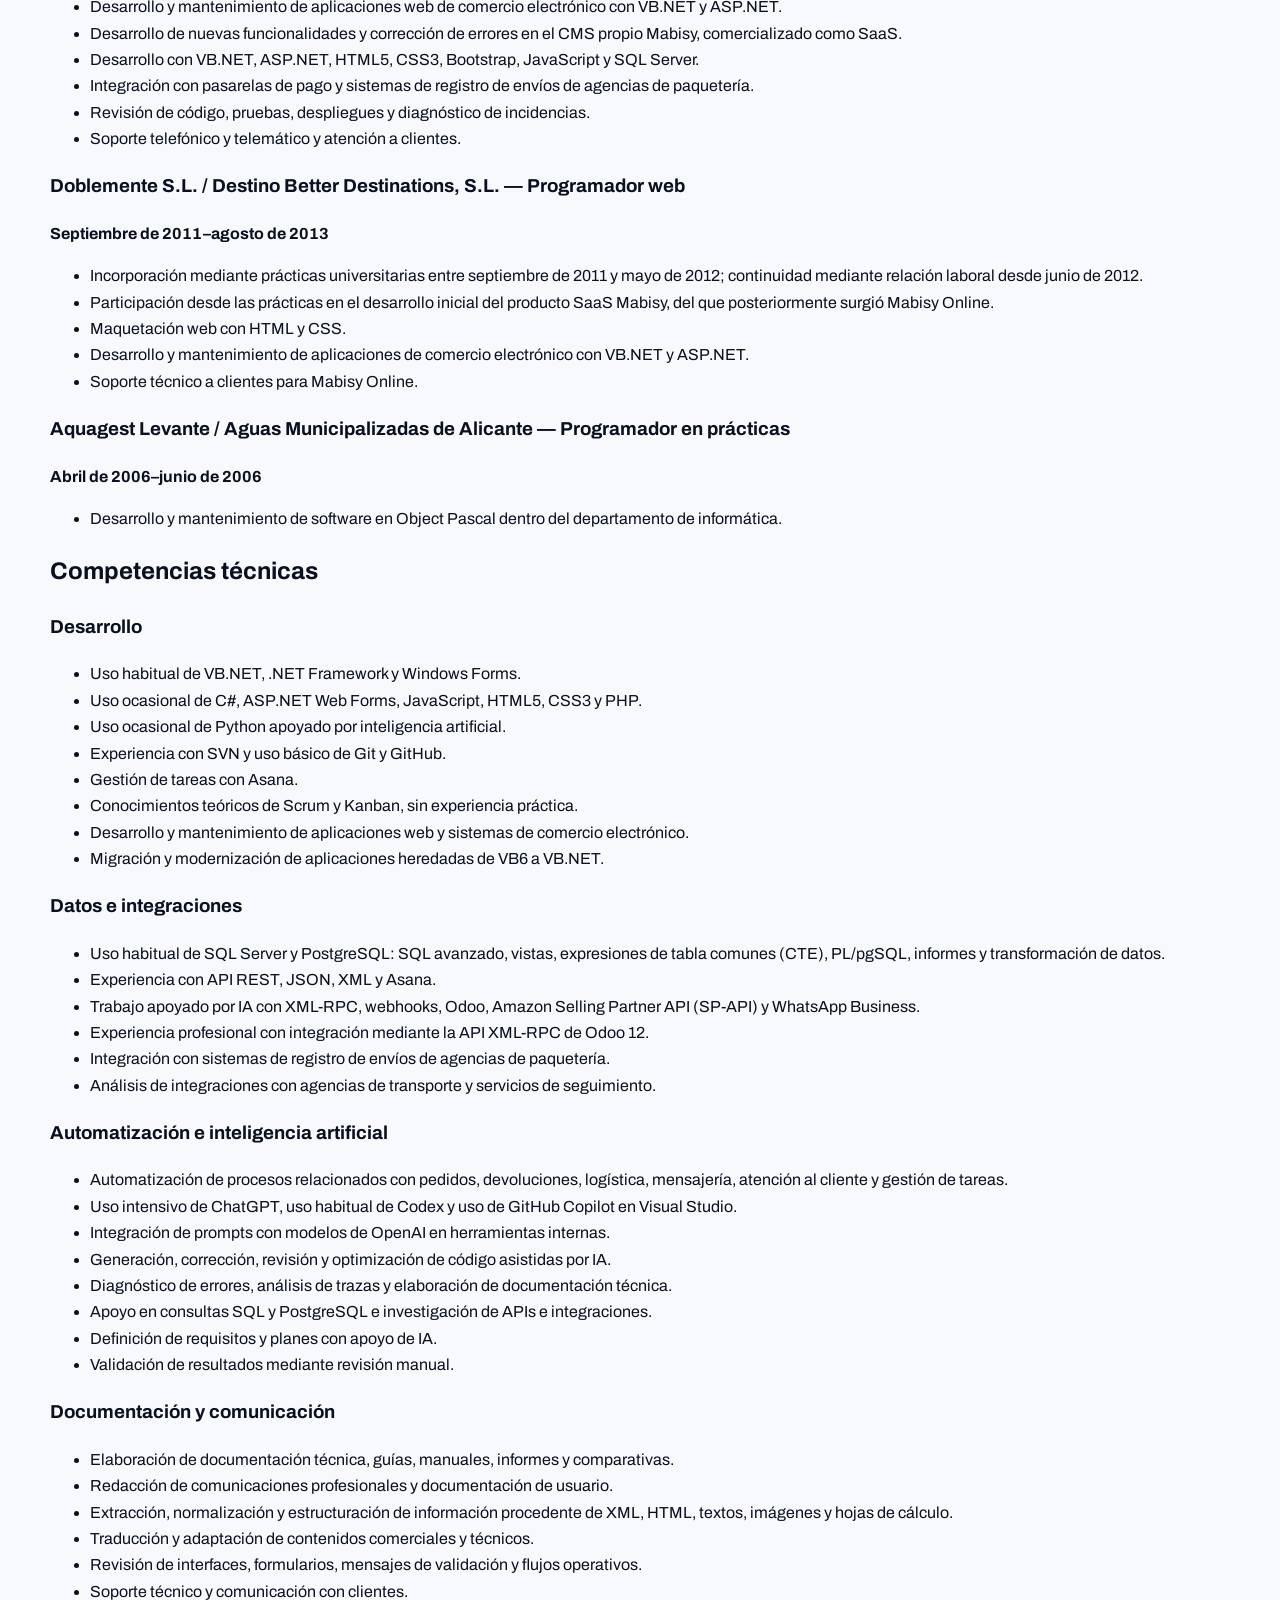
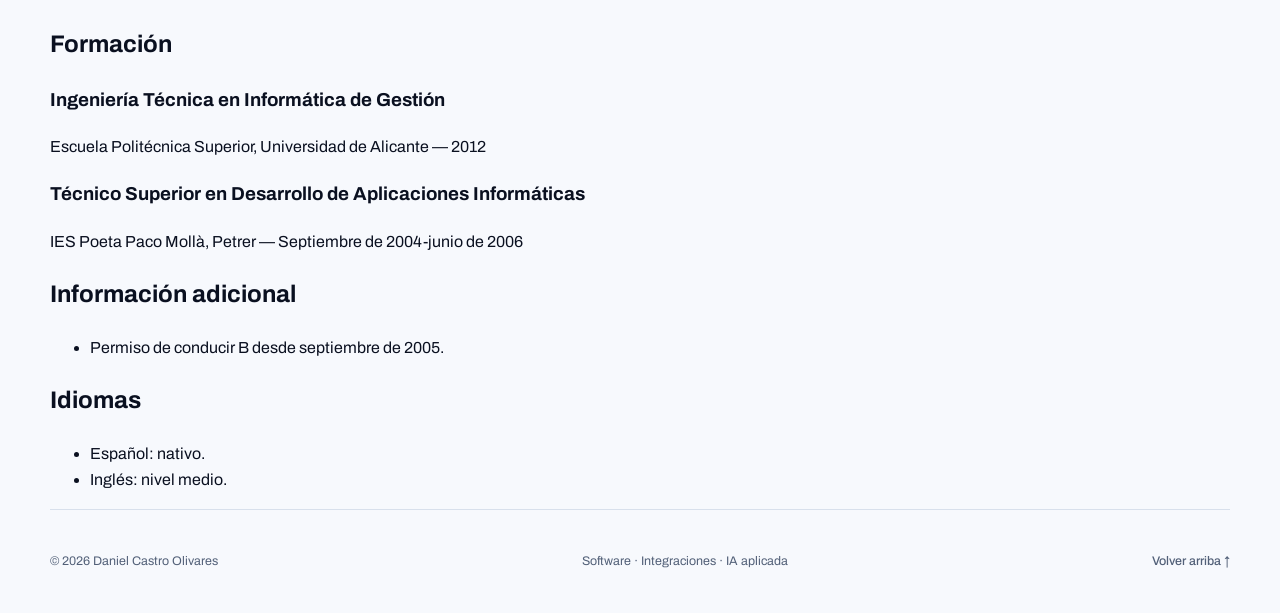
<file: assets/downloads/daniel-castro-olivares-cv/index.html>
<!doctype html>
<html lang="es">
  <head>
    <meta charset="utf-8">
    <meta name="viewport" content="width=device-width, initial-scale=1">
    <meta name="description" content="Desarrollo de software, integraciones, automatización e inteligencia artificial aplicada">
    <meta property="og:type" content="website">
    <meta property="og:title" content="Daniel Castro Olivares">
    <meta property="og:description" content="Desarrollo de software, integraciones, automatización e inteligencia artificial aplicada">
    <meta property="og:url" content="https://dcastroolivares.github.io/assets/downloads/daniel-castro-olivares-cv/">
    <meta property="og:image" content="https://dcastroolivares.github.io/assets/images/og-cv.png">
    <meta name="twitter:card" content="summary_large_image">
    <meta name="twitter:title" content="Daniel Castro Olivares">
    <meta name="twitter:description" content="Desarrollo de software, integraciones, automatización e inteligencia artificial aplicada">
    <meta name="twitter:image" content="https://dcastroolivares.github.io/assets/images/og-cv.png">
    <meta name="color-scheme" content="light dark">
    
    <meta name="theme-color" content="#f7f9fd" media="(prefers-color-scheme: light)">
    <meta name="theme-color" content="#07101f" media="(prefers-color-scheme: dark)">
    <title>Daniel Castro Olivares · Desarrollo de software, integraciones, automatización e inteligencia artificial aplicada</title>
    <link rel="stylesheet" href="/assets/css/editorial.css">
    <script src="/assets/js/site.js" defer></script>
  </head>
  <body>
    <a class="skip-link" href="#contenido">Saltar al contenido</a>

    

    <header class="site-header">
      <a class="identity" href="/" aria-label="Inicio">
        <span class="identity__mark" aria-hidden="true">DC</span>
        <span class="identity__text">
          <span class="identity__name">Daniel Castro Olivares</span>
          <span class="identity__role">Software · Integraciones · IA</span>
        </span>
      </a>

      <nav aria-label="Navegación principal">
        <ul class="nav-list">
          
          
            <li><a href="#perfil">Perfil</a></li>
          
            <li><a href="#trayectoria">Trayectoria</a></li>
          
            <li><a href="#competencias">Competencias</a></li>
          
            <li><a href="#cv">CV y contacto</a></li>
          
        </ul>
      </nav>

      <div class="header-tools">
        <span class="availability">Disponible para conversar</span>
        <div class="theme-switch" role="group" aria-label="Tema del sitio">
          <button type="button" data-theme-option="light" aria-pressed="false">
            <svg viewBox="0 0 24 24" aria-hidden="true">
              <circle cx="12" cy="12" r="4"></circle>
              <path d="M12 2v2M12 20v2M4.93 4.93l1.42 1.42M17.66 17.66l1.41 1.41M2 12h2M20 12h2M4.93 19.07l1.42-1.42M17.66 6.34l1.41-1.41"></path>
            </svg>
            <span>Claro</span>
          </button>
          <button type="button" data-theme-option="dark" aria-pressed="false">
            <svg viewBox="0 0 24 24" aria-hidden="true">
              <path d="M20.4 14.2A8.5 8.5 0 0 1 9.8 3.6 8.5 8.5 0 1 0 20.4 14.2Z"></path>
            </svg>
            <span>Oscuro</span>
          </button>
        </div>
      </div>
    </header>

    <main id="contenido">
      <h1 id="daniel-castro-olivares">Daniel Castro Olivares</h1>

<h2 id="desarrollador-de-software--net-integraciones-automatización-e-ia-aplicada">Desarrollador de software | .NET, integraciones, automatización e IA aplicada</h2>

<table>
  <tbody>
    <tr>
      <td>Villena (Alicante) y alrededores</td>
      <td>Modalidad preferida: remoto</td>
    </tr>
  </tbody>
</table>

<p>GitHub: <a href="https://github.com/DCastroOlivares">https://github.com/DCastroOlivares</a></p>

<p>LinkedIn: <a href="https://es.linkedin.com/in/dcastroolivares">https://es.linkedin.com/in/dcastroolivares</a></p>

<p>Web: <a href="https://dcastroolivares.github.io/">https://dcastroolivares.github.io/</a></p>

<h2 id="perfil-profesional">Perfil profesional</h2>

<p>Profesional del desarrollo de software con experiencia en aplicaciones web,
comercio electrónico, integraciones entre sistemas, automatización de procesos
y tratamiento de datos. Uso habitual de VB.NET, .NET Framework, Windows Forms,
SQL Server y PostgreSQL, complementado con uso ocasional de tecnologías web,
C#, Python y PHP.</p>

<p>Uso profesional de inteligencia artificial generativa para generar, corregir,
revisar y optimizar código; diagnosticar errores y analizar trazas; trabajar con
SQL y PostgreSQL; investigar APIs e integraciones; elaborar documentación
técnica y definir requisitos y planes. Validación de los resultados mediante
revisión manual.</p>

<p>Interés profesional en oportunidades de desarrollo frontend y trabajo remoto.</p>

<h2 id="experiencia-profesional">Experiencia profesional</h2>

<h3 id="distribuyen-ecommerce-group-sl--desarrollador">Distribuyen Ecommerce Group, S.L. — Desarrollador</h3>

<p><strong>Mayo de 2021–actualidad</strong></p>

<ul>
  <li>Desarrollo de software y mantenimiento de sistemas informáticos.</li>
  <li>Desarrollo y mantenimiento de aplicaciones y procesos propios de la empresa.</li>
  <li>Desarrollo con tecnologías .NET y uso de prompting con inteligencia
artificial como apoyo al trabajo técnico.</li>
  <li>Integración de prompts con modelos de OpenAI en herramientas de la aplicación
interna.</li>
  <li>Integración con Odoo 12 mediante su API XML-RPC.</li>
  <li>Automatización en Odoo de procesos internos propios de la empresa.</li>
  <li>Revisión de código, pruebas, despliegues y diagnóstico de incidencias.</li>
  <li>Trabajo con miembros internos de la organización.</li>
</ul>

<h3 id="mabisy-online-sl--desarrollador-web-senior">Mabisy Online, S.L. — Desarrollador web senior</h3>

<p><strong>Enero de 2019–abril de 2021</strong></p>

<ul>
  <li>Desarrollo de nuevas funcionalidades y corrección de errores en un sistema de
gestión de contenidos (CMS) propio comercializado como software como servicio
(SaaS) bajo la marca Mabisy.</li>
  <li>Desarrollo con ASP.NET, HTML5, CSS3 y JavaScript.</li>
  <li>Integración con sistemas de registro de envíos de agencias de paquetería,
entre ellas GLS, Correos, MRW y DHL.</li>
  <li>Revisión de código, pruebas, despliegues, diagnóstico de incidencias y
soporte.</li>
</ul>

<h3 id="xti-footwear-sl--desarrollador">XTI Footwear, S.L. — Desarrollador</h3>

<p><strong>Junio de 2018–diciembre de 2018</strong></p>

<ul>
  <li>Desarrollo de software interno con VB.NET dentro del departamento de IT.</li>
  <li>Reprogramación y migración a VB.NET de una aplicación interna desarrollada
originalmente en VB6.</li>
</ul>

<h3 id="mabisy-online-sl--programador-web">Mabisy Online, S.L. — Programador web</h3>

<p><strong>Agosto de 2013–junio de 2018</strong></p>

<ul>
  <li>Maquetación de portales web responsive con HTML5, CSS3 y Bootstrap.</li>
  <li>Desarrollo y mantenimiento de aplicaciones web de comercio electrónico con VB.NET y ASP.NET.</li>
  <li>Desarrollo de nuevas funcionalidades y corrección de errores en el CMS propio
Mabisy, comercializado como SaaS.</li>
  <li>Desarrollo con VB.NET, ASP.NET, HTML5, CSS3, Bootstrap, JavaScript y SQL
Server.</li>
  <li>Integración con pasarelas de pago y sistemas de registro de envíos de
agencias de paquetería.</li>
  <li>Revisión de código, pruebas, despliegues y diagnóstico de incidencias.</li>
  <li>Soporte telefónico y telemático y atención a clientes.</li>
</ul>

<h3 id="doblemente-sl--destino-better-destinations-sl--programador-web">Doblemente S.L. / Destino Better Destinations, S.L. — Programador web</h3>

<p><strong>Septiembre de 2011–agosto de 2013</strong></p>

<ul>
  <li>Incorporación mediante prácticas universitarias entre septiembre de 2011 y mayo de 2012; continuidad mediante relación laboral desde junio de 2012.</li>
  <li>Participación desde las prácticas en el desarrollo inicial del producto SaaS
Mabisy, del que posteriormente surgió Mabisy Online.</li>
  <li>Maquetación web con HTML y CSS.</li>
  <li>Desarrollo y mantenimiento de aplicaciones de comercio electrónico con VB.NET y ASP.NET.</li>
  <li>Soporte técnico a clientes para Mabisy Online.</li>
</ul>

<h3 id="aquagest-levante--aguas-municipalizadas-de-alicante--programador-en-prácticas">Aquagest Levante / Aguas Municipalizadas de Alicante — Programador en prácticas</h3>

<p><strong>Abril de 2006–junio de 2006</strong></p>

<ul>
  <li>Desarrollo y mantenimiento de software en Object Pascal dentro del departamento de informática.</li>
</ul>

<h2 id="competencias-técnicas">Competencias técnicas</h2>

<h3 id="desarrollo">Desarrollo</h3>

<ul>
  <li>Uso habitual de VB.NET, .NET Framework y Windows Forms.</li>
  <li>Uso ocasional de C#, ASP.NET Web Forms, JavaScript, HTML5, CSS3 y PHP.</li>
  <li>Uso ocasional de Python apoyado por inteligencia artificial.</li>
  <li>Experiencia con SVN y uso básico de Git y GitHub.</li>
  <li>Gestión de tareas con Asana.</li>
  <li>Conocimientos teóricos de Scrum y Kanban, sin experiencia práctica.</li>
  <li>Desarrollo y mantenimiento de aplicaciones web y sistemas de comercio electrónico.</li>
  <li>Migración y modernización de aplicaciones heredadas de VB6 a VB.NET.</li>
</ul>

<h3 id="datos-e-integraciones">Datos e integraciones</h3>

<ul>
  <li>Uso habitual de SQL Server y PostgreSQL: SQL avanzado, vistas, expresiones de
tabla comunes (CTE), PL/pgSQL, informes y transformación de datos.</li>
  <li>Experiencia con API REST, JSON, XML y Asana.</li>
  <li>Trabajo apoyado por IA con XML-RPC, webhooks, Odoo, Amazon Selling Partner API
(SP-API) y WhatsApp Business.</li>
  <li>Experiencia profesional con integración mediante la API XML-RPC de Odoo 12.</li>
  <li>Integración con sistemas de registro de envíos de agencias de paquetería.</li>
  <li>Análisis de integraciones con agencias de transporte y servicios de
seguimiento.</li>
</ul>

<h3 id="automatización-e-inteligencia-artificial">Automatización e inteligencia artificial</h3>

<ul>
  <li>Automatización de procesos relacionados con pedidos, devoluciones, logística, mensajería, atención al cliente y gestión de tareas.</li>
  <li>Uso intensivo de ChatGPT, uso habitual de Codex y uso de GitHub Copilot en
Visual Studio.</li>
  <li>Integración de prompts con modelos de OpenAI en herramientas internas.</li>
  <li>Generación, corrección, revisión y optimización de código asistidas por IA.</li>
  <li>Diagnóstico de errores, análisis de trazas y elaboración de documentación
técnica.</li>
  <li>Apoyo en consultas SQL y PostgreSQL e investigación de APIs e integraciones.</li>
  <li>Definición de requisitos y planes con apoyo de IA.</li>
  <li>Validación de resultados mediante revisión manual.</li>
</ul>

<h3 id="documentación-y-comunicación">Documentación y comunicación</h3>

<ul>
  <li>Elaboración de documentación técnica, guías, manuales, informes y comparativas.</li>
  <li>Redacción de comunicaciones profesionales y documentación de usuario.</li>
  <li>Extracción, normalización y estructuración de información procedente de XML, HTML, textos, imágenes y hojas de cálculo.</li>
  <li>Traducción y adaptación de contenidos comerciales y técnicos.</li>
  <li>Revisión de interfaces, formularios, mensajes de validación y flujos operativos.</li>
  <li>Soporte técnico y comunicación con clientes.</li>
</ul>

<h2 id="formación">Formación</h2>

<h3 id="ingeniería-técnica-en-informática-de-gestión">Ingeniería Técnica en Informática de Gestión</h3>

<p>Escuela Politécnica Superior, Universidad de Alicante — 2012</p>

<h3 id="técnico-superior-en-desarrollo-de-aplicaciones-informáticas">Técnico Superior en Desarrollo de Aplicaciones Informáticas</h3>

<p>IES Poeta Paco Mollà, Petrer — Septiembre de 2004-junio de 2006</p>

<h2 id="información-adicional">Información adicional</h2>

<ul>
  <li>Permiso de conducir B desde septiembre de 2005.</li>
</ul>

<h2 id="idiomas">Idiomas</h2>

<ul>
  <li>Español: nativo.</li>
  <li>Inglés: nivel medio.</li>
</ul>

    </main>

    <footer class="site-footer">
      <p>© 2026 Daniel Castro Olivares</p>
      <p>Software · Integraciones · IA aplicada</p>
      <a href="#contenido">Volver arriba <span aria-hidden="true">↑</span></a>
    </footer>
  </body>
</html>
</file>
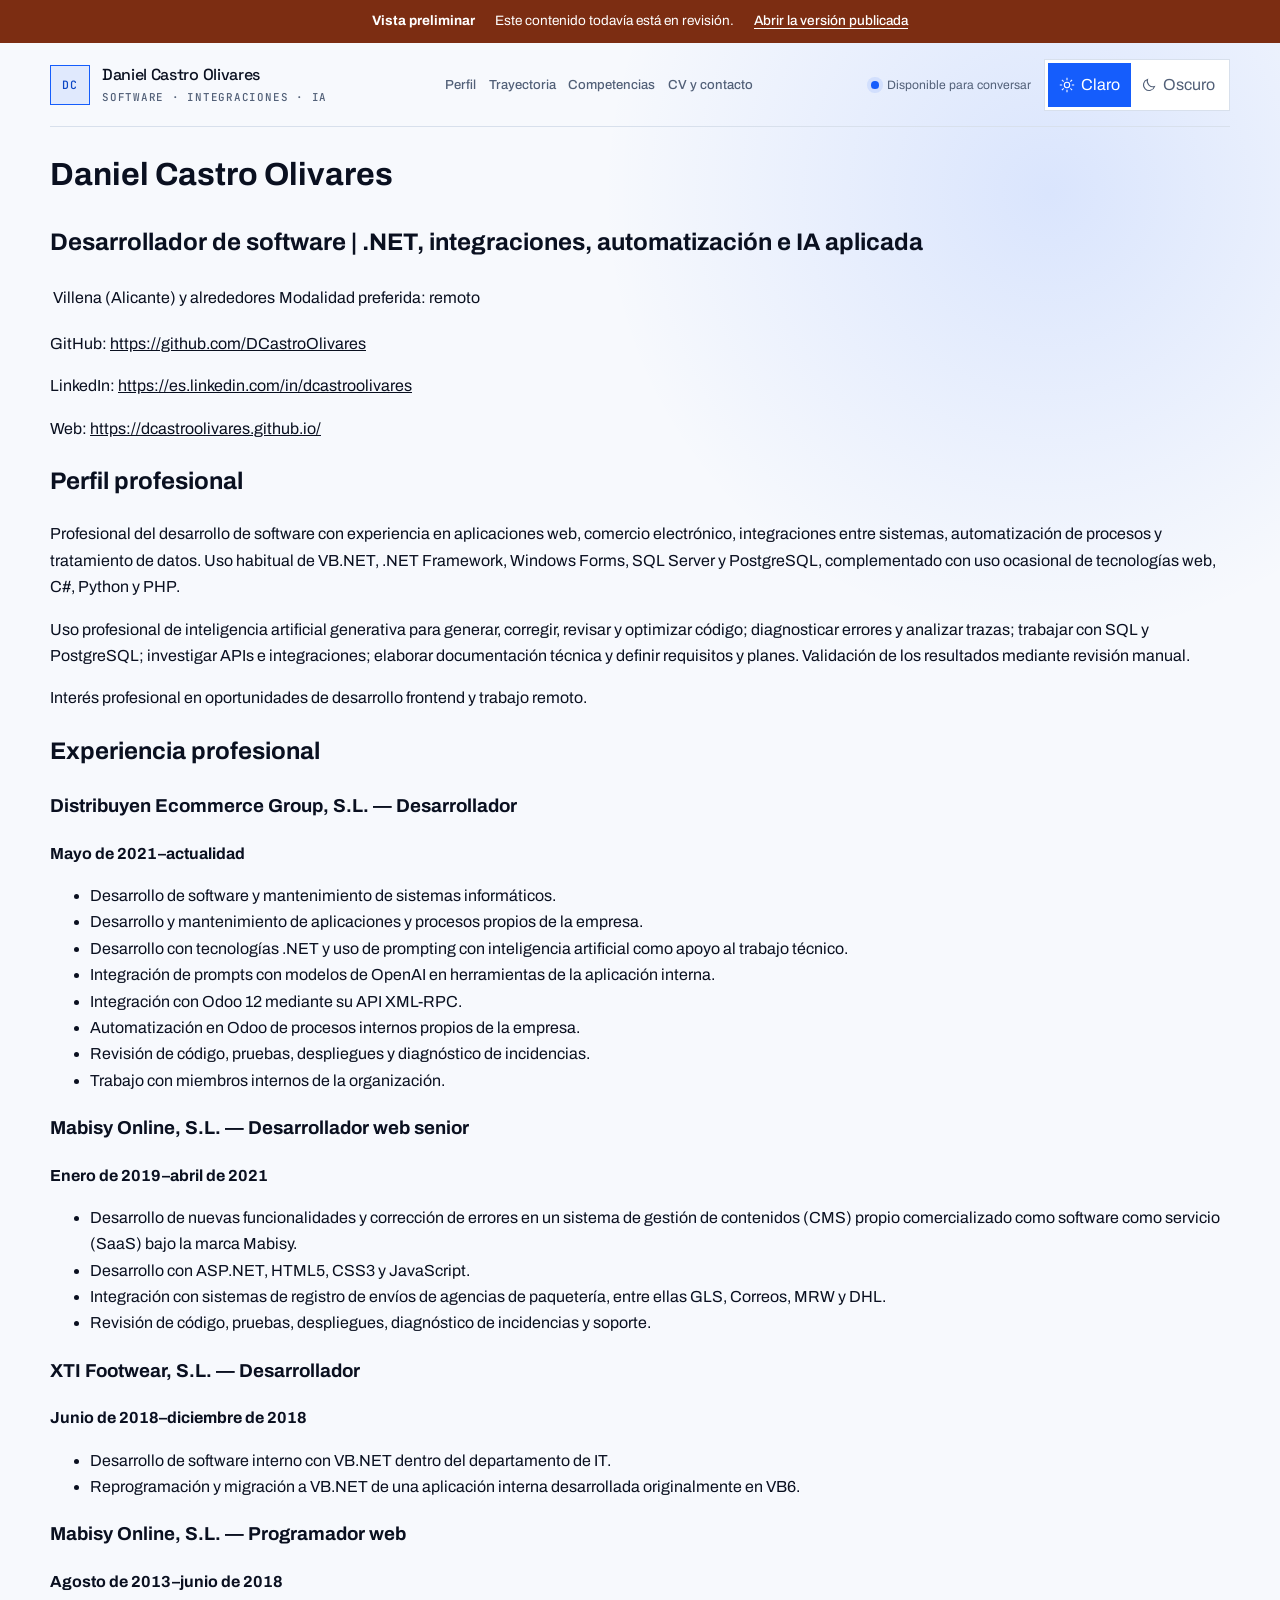
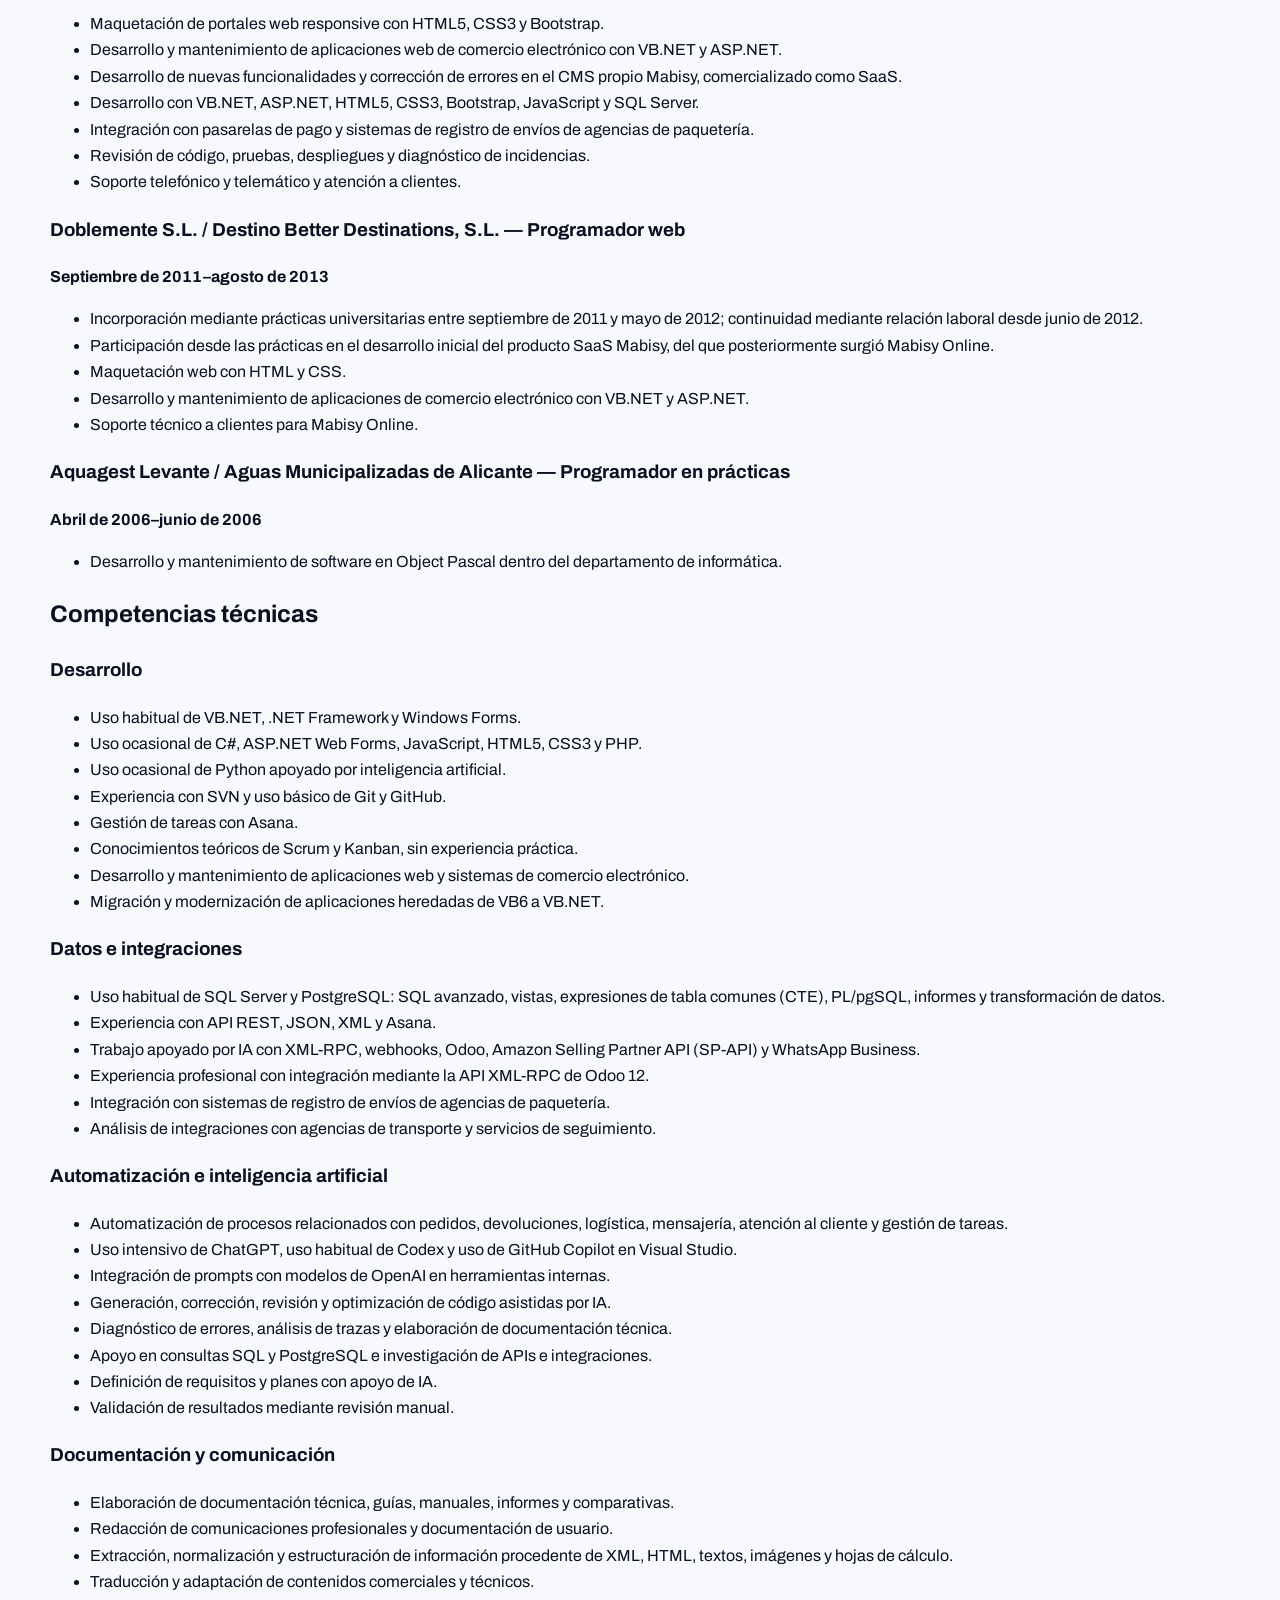
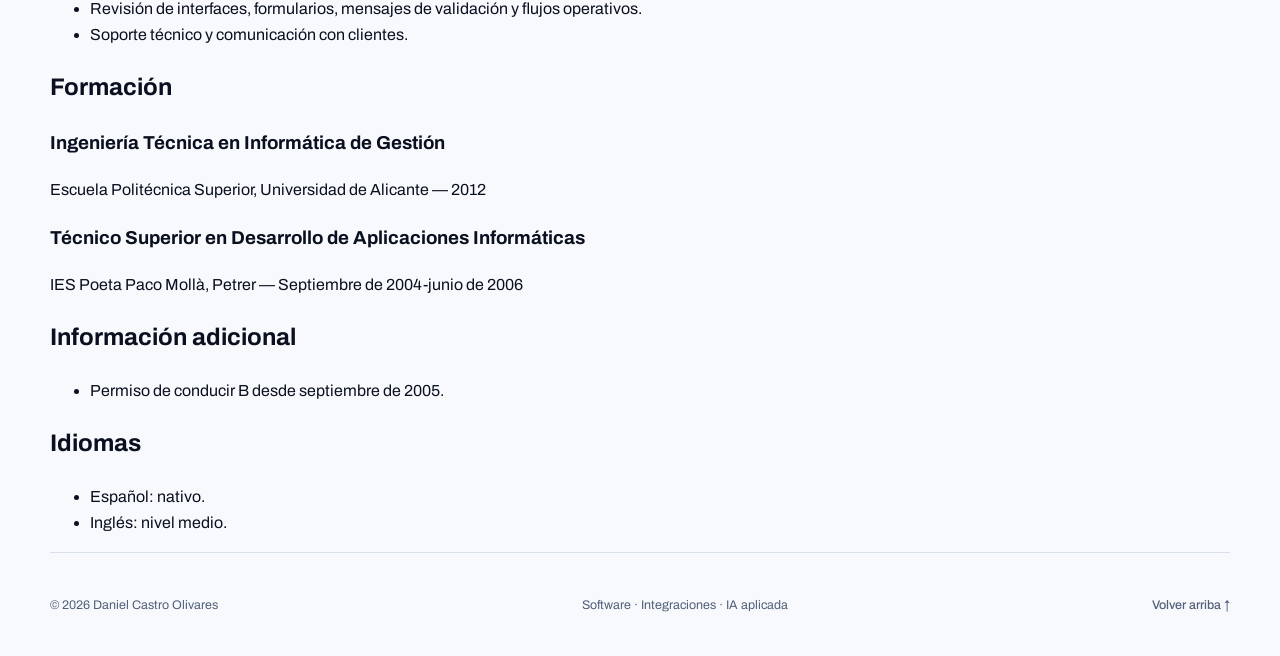
<file: borrador/assets/downloads/daniel-castro-olivares-cv/index.html>
<!doctype html>
<html lang="es">
  <head>
    <meta charset="utf-8">
    <meta name="viewport" content="width=device-width, initial-scale=1">
    <meta name="description" content="Desarrollo de software, integraciones, automatización e inteligencia artificial aplicada">
    <meta property="og:type" content="website">
    <meta property="og:title" content="Daniel Castro Olivares">
    <meta property="og:description" content="Desarrollo de software, integraciones, automatización e inteligencia artificial aplicada">
    <meta property="og:url" content="https://dcastroolivares.github.io/borrador/assets/downloads/daniel-castro-olivares-cv/">
    <meta property="og:image" content="https://dcastroolivares.github.io/borrador/assets/images/og-cv.png">
    <meta name="twitter:card" content="summary_large_image">
    <meta name="twitter:title" content="Daniel Castro Olivares">
    <meta name="twitter:description" content="Desarrollo de software, integraciones, automatización e inteligencia artificial aplicada">
    <meta name="twitter:image" content="https://dcastroolivares.github.io/borrador/assets/images/og-cv.png">
    <meta name="color-scheme" content="light dark">
    
      <meta name="robots" content="noindex, nofollow">
    
    <meta name="theme-color" content="#f7f9fd" media="(prefers-color-scheme: light)">
    <meta name="theme-color" content="#07101f" media="(prefers-color-scheme: dark)">
    <title>Daniel Castro Olivares · Desarrollo de software, integraciones, automatización e inteligencia artificial aplicada</title>
    <link rel="stylesheet" href="/borrador/assets/css/editorial.css">
    <script src="/borrador/assets/js/site.js" defer></script>
  </head>
  <body>
    <a class="skip-link" href="#contenido">Saltar al contenido</a>

    
      <aside class="draft-banner" aria-label="Aviso de versión preliminar">
        <strong>Vista preliminar</strong>
        <span>Este contenido todavía está en revisión.</span>
        <a href="https://dcastroolivares.github.io/">Abrir la versión publicada</a>
      </aside>
    

    <header class="site-header">
      <a class="identity" href="/borrador/" aria-label="Inicio">
        <span class="identity__mark" aria-hidden="true">DC</span>
        <span class="identity__text">
          <span class="identity__name">Daniel Castro Olivares</span>
          <span class="identity__role">Software · Integraciones · IA</span>
        </span>
      </a>

      <nav aria-label="Navegación principal">
        <ul class="nav-list">
          
          
            <li><a href="#perfil">Perfil</a></li>
          
            <li><a href="#trayectoria">Trayectoria</a></li>
          
            <li><a href="#competencias">Competencias</a></li>
          
            <li><a href="#cv">CV y contacto</a></li>
          
        </ul>
      </nav>

      <div class="header-tools">
        <span class="availability">Disponible para conversar</span>
        <div class="theme-switch" role="group" aria-label="Tema del sitio">
          <button type="button" data-theme-option="light" aria-pressed="false">
            <svg viewBox="0 0 24 24" aria-hidden="true">
              <circle cx="12" cy="12" r="4"></circle>
              <path d="M12 2v2M12 20v2M4.93 4.93l1.42 1.42M17.66 17.66l1.41 1.41M2 12h2M20 12h2M4.93 19.07l1.42-1.42M17.66 6.34l1.41-1.41"></path>
            </svg>
            <span>Claro</span>
          </button>
          <button type="button" data-theme-option="dark" aria-pressed="false">
            <svg viewBox="0 0 24 24" aria-hidden="true">
              <path d="M20.4 14.2A8.5 8.5 0 0 1 9.8 3.6 8.5 8.5 0 1 0 20.4 14.2Z"></path>
            </svg>
            <span>Oscuro</span>
          </button>
        </div>
      </div>
    </header>

    <main id="contenido">
      <h1 id="daniel-castro-olivares">Daniel Castro Olivares</h1>

<h2 id="desarrollador-de-software--net-integraciones-automatización-e-ia-aplicada">Desarrollador de software | .NET, integraciones, automatización e IA aplicada</h2>

<table>
  <tbody>
    <tr>
      <td>Villena (Alicante) y alrededores</td>
      <td>Modalidad preferida: remoto</td>
    </tr>
  </tbody>
</table>

<p>GitHub: <a href="https://github.com/DCastroOlivares">https://github.com/DCastroOlivares</a></p>

<p>LinkedIn: <a href="https://es.linkedin.com/in/dcastroolivares">https://es.linkedin.com/in/dcastroolivares</a></p>

<p>Web: <a href="https://dcastroolivares.github.io/">https://dcastroolivares.github.io/</a></p>

<h2 id="perfil-profesional">Perfil profesional</h2>

<p>Profesional del desarrollo de software con experiencia en aplicaciones web,
comercio electrónico, integraciones entre sistemas, automatización de procesos
y tratamiento de datos. Uso habitual de VB.NET, .NET Framework, Windows Forms,
SQL Server y PostgreSQL, complementado con uso ocasional de tecnologías web,
C#, Python y PHP.</p>

<p>Uso profesional de inteligencia artificial generativa para generar, corregir,
revisar y optimizar código; diagnosticar errores y analizar trazas; trabajar con
SQL y PostgreSQL; investigar APIs e integraciones; elaborar documentación
técnica y definir requisitos y planes. Validación de los resultados mediante
revisión manual.</p>

<p>Interés profesional en oportunidades de desarrollo frontend y trabajo remoto.</p>

<h2 id="experiencia-profesional">Experiencia profesional</h2>

<h3 id="distribuyen-ecommerce-group-sl--desarrollador">Distribuyen Ecommerce Group, S.L. — Desarrollador</h3>

<p><strong>Mayo de 2021–actualidad</strong></p>

<ul>
  <li>Desarrollo de software y mantenimiento de sistemas informáticos.</li>
  <li>Desarrollo y mantenimiento de aplicaciones y procesos propios de la empresa.</li>
  <li>Desarrollo con tecnologías .NET y uso de prompting con inteligencia
artificial como apoyo al trabajo técnico.</li>
  <li>Integración de prompts con modelos de OpenAI en herramientas de la aplicación
interna.</li>
  <li>Integración con Odoo 12 mediante su API XML-RPC.</li>
  <li>Automatización en Odoo de procesos internos propios de la empresa.</li>
  <li>Revisión de código, pruebas, despliegues y diagnóstico de incidencias.</li>
  <li>Trabajo con miembros internos de la organización.</li>
</ul>

<h3 id="mabisy-online-sl--desarrollador-web-senior">Mabisy Online, S.L. — Desarrollador web senior</h3>

<p><strong>Enero de 2019–abril de 2021</strong></p>

<ul>
  <li>Desarrollo de nuevas funcionalidades y corrección de errores en un sistema de
gestión de contenidos (CMS) propio comercializado como software como servicio
(SaaS) bajo la marca Mabisy.</li>
  <li>Desarrollo con ASP.NET, HTML5, CSS3 y JavaScript.</li>
  <li>Integración con sistemas de registro de envíos de agencias de paquetería,
entre ellas GLS, Correos, MRW y DHL.</li>
  <li>Revisión de código, pruebas, despliegues, diagnóstico de incidencias y
soporte.</li>
</ul>

<h3 id="xti-footwear-sl--desarrollador">XTI Footwear, S.L. — Desarrollador</h3>

<p><strong>Junio de 2018–diciembre de 2018</strong></p>

<ul>
  <li>Desarrollo de software interno con VB.NET dentro del departamento de IT.</li>
  <li>Reprogramación y migración a VB.NET de una aplicación interna desarrollada
originalmente en VB6.</li>
</ul>

<h3 id="mabisy-online-sl--programador-web">Mabisy Online, S.L. — Programador web</h3>

<p><strong>Agosto de 2013–junio de 2018</strong></p>

<ul>
  <li>Maquetación de portales web responsive con HTML5, CSS3 y Bootstrap.</li>
  <li>Desarrollo y mantenimiento de aplicaciones web de comercio electrónico con VB.NET y ASP.NET.</li>
  <li>Desarrollo de nuevas funcionalidades y corrección de errores en el CMS propio
Mabisy, comercializado como SaaS.</li>
  <li>Desarrollo con VB.NET, ASP.NET, HTML5, CSS3, Bootstrap, JavaScript y SQL
Server.</li>
  <li>Integración con pasarelas de pago y sistemas de registro de envíos de
agencias de paquetería.</li>
  <li>Revisión de código, pruebas, despliegues y diagnóstico de incidencias.</li>
  <li>Soporte telefónico y telemático y atención a clientes.</li>
</ul>

<h3 id="doblemente-sl--destino-better-destinations-sl--programador-web">Doblemente S.L. / Destino Better Destinations, S.L. — Programador web</h3>

<p><strong>Septiembre de 2011–agosto de 2013</strong></p>

<ul>
  <li>Incorporación mediante prácticas universitarias entre septiembre de 2011 y mayo de 2012; continuidad mediante relación laboral desde junio de 2012.</li>
  <li>Participación desde las prácticas en el desarrollo inicial del producto SaaS
Mabisy, del que posteriormente surgió Mabisy Online.</li>
  <li>Maquetación web con HTML y CSS.</li>
  <li>Desarrollo y mantenimiento de aplicaciones de comercio electrónico con VB.NET y ASP.NET.</li>
  <li>Soporte técnico a clientes para Mabisy Online.</li>
</ul>

<h3 id="aquagest-levante--aguas-municipalizadas-de-alicante--programador-en-prácticas">Aquagest Levante / Aguas Municipalizadas de Alicante — Programador en prácticas</h3>

<p><strong>Abril de 2006–junio de 2006</strong></p>

<ul>
  <li>Desarrollo y mantenimiento de software en Object Pascal dentro del departamento de informática.</li>
</ul>

<h2 id="competencias-técnicas">Competencias técnicas</h2>

<h3 id="desarrollo">Desarrollo</h3>

<ul>
  <li>Uso habitual de VB.NET, .NET Framework y Windows Forms.</li>
  <li>Uso ocasional de C#, ASP.NET Web Forms, JavaScript, HTML5, CSS3 y PHP.</li>
  <li>Uso ocasional de Python apoyado por inteligencia artificial.</li>
  <li>Experiencia con SVN y uso básico de Git y GitHub.</li>
  <li>Gestión de tareas con Asana.</li>
  <li>Conocimientos teóricos de Scrum y Kanban, sin experiencia práctica.</li>
  <li>Desarrollo y mantenimiento de aplicaciones web y sistemas de comercio electrónico.</li>
  <li>Migración y modernización de aplicaciones heredadas de VB6 a VB.NET.</li>
</ul>

<h3 id="datos-e-integraciones">Datos e integraciones</h3>

<ul>
  <li>Uso habitual de SQL Server y PostgreSQL: SQL avanzado, vistas, expresiones de
tabla comunes (CTE), PL/pgSQL, informes y transformación de datos.</li>
  <li>Experiencia con API REST, JSON, XML y Asana.</li>
  <li>Trabajo apoyado por IA con XML-RPC, webhooks, Odoo, Amazon Selling Partner API
(SP-API) y WhatsApp Business.</li>
  <li>Experiencia profesional con integración mediante la API XML-RPC de Odoo 12.</li>
  <li>Integración con sistemas de registro de envíos de agencias de paquetería.</li>
  <li>Análisis de integraciones con agencias de transporte y servicios de
seguimiento.</li>
</ul>

<h3 id="automatización-e-inteligencia-artificial">Automatización e inteligencia artificial</h3>

<ul>
  <li>Automatización de procesos relacionados con pedidos, devoluciones, logística, mensajería, atención al cliente y gestión de tareas.</li>
  <li>Uso intensivo de ChatGPT, uso habitual de Codex y uso de GitHub Copilot en
Visual Studio.</li>
  <li>Integración de prompts con modelos de OpenAI en herramientas internas.</li>
  <li>Generación, corrección, revisión y optimización de código asistidas por IA.</li>
  <li>Diagnóstico de errores, análisis de trazas y elaboración de documentación
técnica.</li>
  <li>Apoyo en consultas SQL y PostgreSQL e investigación de APIs e integraciones.</li>
  <li>Definición de requisitos y planes con apoyo de IA.</li>
  <li>Validación de resultados mediante revisión manual.</li>
</ul>

<h3 id="documentación-y-comunicación">Documentación y comunicación</h3>

<ul>
  <li>Elaboración de documentación técnica, guías, manuales, informes y comparativas.</li>
  <li>Redacción de comunicaciones profesionales y documentación de usuario.</li>
  <li>Extracción, normalización y estructuración de información procedente de XML, HTML, textos, imágenes y hojas de cálculo.</li>
  <li>Traducción y adaptación de contenidos comerciales y técnicos.</li>
  <li>Revisión de interfaces, formularios, mensajes de validación y flujos operativos.</li>
  <li>Soporte técnico y comunicación con clientes.</li>
</ul>

<h2 id="formación">Formación</h2>

<h3 id="ingeniería-técnica-en-informática-de-gestión">Ingeniería Técnica en Informática de Gestión</h3>

<p>Escuela Politécnica Superior, Universidad de Alicante — 2012</p>

<h3 id="técnico-superior-en-desarrollo-de-aplicaciones-informáticas">Técnico Superior en Desarrollo de Aplicaciones Informáticas</h3>

<p>IES Poeta Paco Mollà, Petrer — Septiembre de 2004-junio de 2006</p>

<h2 id="información-adicional">Información adicional</h2>

<ul>
  <li>Permiso de conducir B desde septiembre de 2005.</li>
</ul>

<h2 id="idiomas">Idiomas</h2>

<ul>
  <li>Español: nativo.</li>
  <li>Inglés: nivel medio.</li>
</ul>

    </main>

    <footer class="site-footer">
      <p>© 2026 Daniel Castro Olivares</p>
      <p>Software · Integraciones · IA aplicada</p>
      <a href="#contenido">Volver arriba <span aria-hidden="true">↑</span></a>
    </footer>
  </body>
</html>
</file>
<file: assets/css/editorial.css>
@import url("https://fonts.googleapis.com/css2?family=Archivo:wght@400;500&family=JetBrains+Mono:wght@400;500&family=Space+Grotesk:wght@400;500&display=swap");:root{color-scheme:light;--background: #f7f9fd;--surface: #ffffff;--surface-strong: #edf2fb;--text: #0a1020;--muted: #526078;--line: #d8e0ec;--accent: #155dfc;--accent-strong: #0b46c5;--accent-soft: rgba(21, 93, 252, 0.1);--on-accent: #ffffff;--glow: rgba(21, 93, 252, 0.13);--shadow: 0 18px 55px rgba(23, 44, 84, 0.12);--max-width: 1180px;--side-width: 13rem;--motion: cubic-bezier(0.16, 1, 0.3, 1)}:root[data-theme="dark"]{color-scheme:dark;--background: #07101f;--surface: #0d192c;--surface-strong: #12213a;--text: #f7f9ff;--muted: #aab7cc;--line: #273854;--accent: #5b8cff;--accent-strong: #85a8ff;--accent-soft: rgba(91, 140, 255, 0.14);--on-accent: #061126;--glow: rgba(38, 104, 255, 0.2);--shadow: 0 18px 55px rgba(0, 0, 0, 0.3)}@media (prefers-color-scheme: dark){:root:not([data-theme]){color-scheme:dark;--background: #07101f;--surface: #0d192c;--surface-strong: #12213a;--text: #f7f9ff;--muted: #aab7cc;--line: #273854;--accent: #5b8cff;--accent-strong: #85a8ff;--accent-soft: rgba(91, 140, 255, 0.14);--on-accent: #061126;--glow: rgba(38, 104, 255, 0.2);--shadow: 0 18px 55px rgba(0, 0, 0, 0.3)}}*{box-sizing:border-box}[hidden]{display:none !important}html{scroll-behavior:smooth}body{margin:0;overflow-x:hidden;background:radial-gradient(circle at 82% 5%, var(--glow), transparent 28rem),var(--background);color:var(--text);font-family:"Archivo", sans-serif;font-size:1rem;line-height:1.65}a,button,summary{-webkit-tap-highlight-color:transparent}a{color:inherit}button{font:inherit}:focus-visible{outline:3px solid var(--accent-strong);outline-offset:3px}.skip-link{position:fixed;top:0.75rem;left:0.75rem;z-index:100;padding:0.7rem 1rem;background:var(--text);color:var(--background);transform:translateY(-180%)}.skip-link:focus{transform:translateY(0)}.draft-banner{display:flex;align-items:center;justify-content:center;gap:0.5rem 1.25rem;padding:0.65rem 1.5rem;background:#7c2d12;color:#ffffff;font-size:0.85rem;text-align:center}.draft-banner a{font-weight:500;text-underline-offset:0.2em}.site-header,.site-footer,main{width:min(calc(100% - 3rem), var(--max-width));margin-inline:auto}.site-header{display:grid;grid-template-columns:auto minmax(0, 1fr) auto;min-height:5.25rem;align-items:center;gap:1.5rem;border-bottom:1px solid var(--line)}.identity{display:inline-flex;min-width:max-content;align-items:center;gap:0.75rem;text-decoration:none}.identity__mark{display:grid;width:2.5rem;aspect-ratio:1;place-items:center;border:1px solid var(--accent);background:var(--accent-soft);color:var(--accent-strong);font-family:"JetBrains Mono", monospace;font-size:0.72rem;font-weight:500;letter-spacing:0.06em}.identity__text{display:grid;gap:0.05rem}.identity__name{font-family:"Space Grotesk", sans-serif;font-weight:500;letter-spacing:-0.02em}.identity__role,.eyebrow,.timeline-card__date,.timeline-card__kind,.skill-card__number,.contact-panel__eyebrow{font-family:"JetBrains Mono", monospace;font-size:0.68rem;font-weight:500;letter-spacing:0.07em;text-transform:uppercase}.identity__role{color:var(--muted)}.nav-list{display:flex;flex-wrap:wrap;justify-content:center;gap:0.2rem 0.8rem;margin:0;padding:0;list-style:none}.nav-list a{display:inline-flex;min-height:2.75rem;align-items:center;color:var(--muted);font-size:0.82rem;font-weight:500;text-decoration:none;transition:color 220ms var(--motion)}.nav-list a:hover,.nav-list a:focus-visible{color:var(--accent-strong)}.header-tools,.theme-switch,.availability,.timeline-easter,.timeline-card__meta,.contact-panel__links{display:flex;align-items:center}.header-tools{gap:0.8rem}.availability{gap:0.55rem;color:var(--muted);font-size:0.76rem;white-space:nowrap}.availability::before{width:0.48rem;height:0.48rem;border-radius:50%;background:var(--accent);box-shadow:0 0 0 0.25rem var(--accent-soft);content:""}.theme-switch{padding:0.2rem;border:1px solid var(--line);background:var(--surface)}.theme-switch button{display:inline-flex;min-width:2.75rem;min-height:2.75rem;align-items:center;justify-content:center;gap:0.4rem;padding:0.45rem 0.65rem;border:0;background:transparent;color:var(--muted);cursor:pointer}.theme-switch button[aria-pressed="true"]{background:var(--accent);color:var(--on-accent)}.theme-switch svg{width:1rem;height:1rem;fill:none;stroke:currentColor;stroke-linecap:square;stroke-linejoin:miter;stroke-width:1.6}.cv-section{display:grid;grid-template-columns:var(--side-width) minmax(0, 1fr);gap:clamp(2rem, 7vw, 7rem);padding-block:clamp(4.5rem, 9vw, 7.5rem);border-bottom:1px solid var(--line);scroll-margin-top:1rem}.cv-section--hero{min-height:min(50rem, calc(100vh - 5.25rem));align-items:center}.section-heading{align-self:start}.cv-section--hero .section-heading{align-self:center}.section-heading__row{display:flex;align-items:center;justify-content:space-between;gap:1rem}.section-heading h2,.section-title{margin:0;font-family:"Space Grotesk", sans-serif;font-size:clamp(1.25rem, 2vw, 1.7rem);font-weight:500;letter-spacing:-0.04em}.eyebrow{margin:0 0 0.55rem;color:var(--accent-strong)}.section-toggle{display:none;width:2.75rem;min-width:2.75rem;aspect-ratio:1;place-items:center;border:1px solid var(--line);background:transparent;color:var(--text);cursor:pointer;font-size:1.2rem}.section-toggle__label{position:absolute;width:1px;height:1px;overflow:hidden;clip:rect(0 0 0 0)}.section-content{min-width:0}.prose{max-width:51rem}.prose>:first-child{margin-top:0}.prose>:last-child{margin-bottom:0}.prose h1,.prose h2,.prose h3,.contact-panel h2,.skill-card h3{font-family:"Space Grotesk", sans-serif;font-weight:500}.prose h1{max-width:15ch;margin:0 0 1.5rem;font-size:clamp(3.2rem, 7.7vw, 6.35rem);letter-spacing:-0.065em;line-height:0.94;text-wrap:balance}.accent-text{color:var(--accent-strong)}.prose h2{max-width:25ch;margin:0 0 1rem;font-size:clamp(2rem, 5vw, 3.7rem);letter-spacing:-0.055em;line-height:1;text-wrap:balance}.prose h3{margin:2.2rem 0 0.6rem;font-size:1.25rem;letter-spacing:-0.03em}.prose p,.prose li{color:var(--muted)}.prose strong{color:var(--text);font-weight:500}.prose blockquote{margin:2rem 0 0;padding:1.15rem 0 1.15rem 1.25rem;border-left:3px solid var(--accent);background:linear-gradient(90deg, var(--accent-soft), transparent 78%)}.prose blockquote p{margin:0;color:var(--text)}.prose code{display:inline-flex;margin:0.2rem 0.15rem 0.2rem 0;padding:0.35rem 0.55rem;border:1px solid var(--line);background:var(--surface);color:var(--muted);font-family:"JetBrains Mono", monospace;font-size:0.72rem}.button,.text-link{display:inline-flex;min-height:3rem;align-items:center;justify-content:center;margin:1.5rem 0.65rem 0 0;padding:0.65rem 1rem;border:1px solid var(--line);font-weight:500;text-decoration:none;transition:transform 220ms var(--motion),background 220ms var(--motion),border-color 220ms var(--motion)}.button{border-color:var(--accent);background:var(--accent);color:var(--on-accent)}.button:hover,.button:focus-visible,.text-link:hover,.text-link:focus-visible{transform:translateY(-2px)}.text-link:hover,.text-link:focus-visible{border-color:var(--accent);background:var(--accent-soft)}.proof-strip{display:grid;grid-template-columns:repeat(3, minmax(0, 1fr));border-bottom:1px solid var(--line)}.proof-strip__item{min-width:0;padding:1.5rem;border-right:1px solid var(--line)}.proof-strip__item:last-child{border-right:0}.proof-strip strong{display:block;margin-bottom:0.2rem;font-family:"Space Grotesk", sans-serif;font-size:clamp(1.15rem, 2.5vw, 1.55rem);font-weight:500;letter-spacing:-0.03em}.proof-strip span{color:var(--muted);font-size:0.82rem}.filter-bar{display:flex;flex-wrap:wrap;gap:0.5rem;margin:1.5rem 0 0}.filter-chip{min-height:2.75rem;padding:0.5rem 0.8rem;border:1px solid var(--line);background:transparent;color:var(--muted);cursor:pointer;font-family:"JetBrains Mono", monospace;font-size:0.7rem;letter-spacing:0.04em;text-transform:uppercase;transition:transform 200ms var(--motion),background 200ms var(--motion),border-color 200ms var(--motion),color 200ms var(--motion)}.filter-chip:hover{transform:translateY(-1px)}.filter-chip.is-active{border-color:var(--accent);background:var(--accent-soft);color:var(--accent-strong)}.filter-status{min-height:1.4rem;margin:0.7rem 0 0;color:var(--muted);font-size:0.78rem}.timeline{margin-top:1rem;border-top:1px solid var(--line)}.timeline-item{padding-block:1.25rem;border-bottom:1px solid var(--line);scroll-margin-top:1rem}.timeline-item__node{display:none}.timeline-card{min-width:0}.timeline-card summary{position:relative;display:grid;grid-template-columns:minmax(8.5rem, 0.42fr) minmax(0, 1.58fr);min-height:3rem;gap:0.2rem 1.5rem;padding-right:2.75rem;cursor:pointer;list-style:none}.timeline-card summary::-webkit-details-marker{display:none}.timeline-card summary::after{position:absolute;top:0.25rem;right:0;color:var(--accent-strong);content:"+";font-family:"JetBrains Mono", monospace;font-size:1.15rem}.timeline-card[open] summary::after{content:"−"}.timeline-card__meta{grid-column:1;grid-row:1 / span 4;align-self:start;gap:0.5rem 0.8rem}.timeline-card__date{color:var(--accent-strong)}.timeline-card__kind{color:var(--muted)}.timeline-card__title{grid-column:2;margin-top:0.2rem;color:var(--text);font-family:"Space Grotesk", sans-serif;font-size:clamp(1.1rem, 2vw, 1.4rem);font-weight:500;letter-spacing:-0.03em;line-height:1.2}.timeline-card__organization,.timeline-card__action,.timeline-card__details p,.timeline-card__details li{color:var(--muted)}.timeline-card__organization{grid-column:2;font-size:0.9rem}.timeline-card__action{grid-column:2;margin-top:0.4rem;font-size:0.78rem}.timeline-card[open] .timeline-card__action{visibility:hidden}.timeline-card__details{margin:0.9rem 0 0 10rem;padding-top:0.9rem;border-top:1px solid var(--line)}.timeline-card__details>:first-child{margin-top:0}.timeline-card__details>:last-child{margin-bottom:0}.timeline-card__details ul{padding-left:1.2rem}.timeline-item--secret{margin-inline:-0.75rem;padding-inline:0.75rem;background:linear-gradient(90deg, var(--accent-soft), transparent 72%)}.timeline-easter{justify-content:flex-end;gap:0.65rem;min-height:2.75rem;margin-top:0.8rem}.timeline-easter__status{color:var(--muted);font-size:0.75rem;text-align:right}.secret-button{display:inline-grid;width:2.75rem;min-width:2.75rem;aspect-ratio:1;place-items:center;padding:0;border:0;background:transparent;color:var(--muted);cursor:pointer;transition:color 200ms var(--motion),background 200ms var(--motion),transform 200ms var(--motion)}.secret-button:hover,.secret-button[aria-expanded="true"]{background:var(--accent-soft);color:var(--text);transform:translateY(-1px)}.pixel-egg{width:1.35rem;height:1.5rem;fill:currentColor;shape-rendering:crispEdges}.skill-grid{display:grid;grid-template-columns:repeat(2, minmax(0, 1fr));gap:1px;border:1px solid var(--line);background:var(--line)}.skill-card{min-width:0;min-height:14rem;padding:1.35rem;background:var(--surface)}.skill-card:nth-child(2),.skill-card:nth-child(4){background:var(--surface-strong)}.skill-card__number{margin:0;color:var(--accent-strong) !important}.skill-card h3{margin:2rem 0 0.65rem;font-size:1.25rem;letter-spacing:-0.03em}.skill-card p:last-child{margin-bottom:0}.contact-panel{display:grid;grid-template-columns:minmax(0, 1.35fr) auto;gap:2rem;align-items:end;padding:clamp(1.5rem, 4vw, 2.5rem);border-left:3px solid var(--accent);background:linear-gradient(100deg, var(--accent-soft), transparent 86%)}.contact-panel h2{max-width:21ch;margin:0.55rem 0 0.75rem;font-size:clamp(1.8rem, 4vw, 3.15rem);letter-spacing:-0.05em;line-height:1.05}.contact-panel p{margin-bottom:0}.contact-panel__eyebrow{color:var(--accent-strong) !important}.contact-panel__links{flex-direction:column;gap:0.55rem}.contact-panel__links a{display:inline-flex;min-width:7rem;min-height:2.75rem;align-items:center;justify-content:center;padding:0.5rem 0.85rem;border:1px solid var(--line);font-weight:500;text-decoration:none}.contact-panel__links a:hover,.contact-panel__links a:focus-visible{border-color:var(--accent);background:var(--accent-soft)}.site-footer{display:flex;min-height:6.5rem;align-items:center;justify-content:space-between;gap:1rem;border-top:1px solid var(--line);color:var(--muted);font-size:0.78rem}.site-footer a{font-weight:500;text-decoration:none}@media (max-width: 1050px){.site-header{grid-template-columns:auto 1fr;padding-block:0.75rem}.site-header nav{grid-column:1 / -1;grid-row:2}.header-tools{justify-self:end}}@media (max-width: 760px){.draft-banner{align-items:stretch;flex-direction:column;gap:0.1rem}.site-header,.site-footer,main{width:calc(100% - 1.25rem)}.site-header{grid-template-columns:1fr;gap:0.7rem}.header-tools{width:100%;justify-content:space-between}.site-header nav{grid-column:auto;grid-row:auto;width:100%;overflow-x:auto;scrollbar-width:none}.site-header nav::-webkit-scrollbar,.filter-bar::-webkit-scrollbar{display:none}.nav-list{flex-wrap:nowrap;justify-content:flex-start;min-width:max-content}.identity__name{font-size:0.95rem}.cv-section{grid-template-columns:1fr;gap:1.5rem;padding-block:4rem}.cv-section--hero{min-height:auto;padding-block:5rem 5.5rem}.section-toggle{display:grid}.section-toggle[aria-expanded="false"] span:last-child{transform:rotate(-90deg)}.prose h1{font-size:clamp(3rem, 14.5vw, 5rem)}.proof-strip,.skill-grid,.contact-panel{grid-template-columns:1fr}.proof-strip__item{border-right:0;border-bottom:1px solid var(--line)}.proof-strip__item:last-child{border-bottom:0}.filter-bar{flex-wrap:nowrap;margin-inline:-0.1rem;padding-bottom:0.3rem;overflow-x:auto;scrollbar-width:none}.filter-chip{flex:0 0 auto}.timeline-card summary{grid-template-columns:1fr;gap:0.2rem;padding-right:2.25rem}.timeline-card__meta{grid-column:1;grid-row:auto}.timeline-card__title,.timeline-card__organization,.timeline-card__action{grid-column:1}.timeline-card__details{margin-left:0}.skill-card{min-height:auto}.contact-panel{align-items:start}.contact-panel__links{align-items:stretch;flex-direction:row;flex-wrap:wrap}.site-footer{align-items:flex-start;flex-direction:column;justify-content:center;padding-block:1.25rem}}@media (max-width: 420px){.theme-switch button span{position:absolute;width:1px;height:1px;overflow:hidden;clip:rect(0 0 0 0)}.availability{font-size:0.72rem}.button,.text-link{width:100%;margin-right:0}.timeline-easter{align-items:flex-end}.timeline-easter__status{max-width:15rem}}@media (prefers-reduced-motion: reduce){*,*::before,*::after{scroll-behavior:auto !important;transition-duration:0.01ms !important}}
</file>
<file: borrador/assets/css/editorial.css>
@import url("https://fonts.googleapis.com/css2?family=Archivo:wght@400;500&family=JetBrains+Mono:wght@400;500&family=Space+Grotesk:wght@400;500&display=swap");:root{color-scheme:light;--background: #f7f9fd;--surface: #ffffff;--surface-strong: #edf2fb;--text: #0a1020;--muted: #526078;--line: #d8e0ec;--accent: #155dfc;--accent-strong: #0b46c5;--accent-soft: rgba(21, 93, 252, 0.1);--on-accent: #ffffff;--glow: rgba(21, 93, 252, 0.13);--shadow: 0 18px 55px rgba(23, 44, 84, 0.12);--max-width: 1180px;--side-width: 13rem;--motion: cubic-bezier(0.16, 1, 0.3, 1)}:root[data-theme="dark"]{color-scheme:dark;--background: #07101f;--surface: #0d192c;--surface-strong: #12213a;--text: #f7f9ff;--muted: #aab7cc;--line: #273854;--accent: #5b8cff;--accent-strong: #85a8ff;--accent-soft: rgba(91, 140, 255, 0.14);--on-accent: #061126;--glow: rgba(38, 104, 255, 0.2);--shadow: 0 18px 55px rgba(0, 0, 0, 0.3)}@media (prefers-color-scheme: dark){:root:not([data-theme]){color-scheme:dark;--background: #07101f;--surface: #0d192c;--surface-strong: #12213a;--text: #f7f9ff;--muted: #aab7cc;--line: #273854;--accent: #5b8cff;--accent-strong: #85a8ff;--accent-soft: rgba(91, 140, 255, 0.14);--on-accent: #061126;--glow: rgba(38, 104, 255, 0.2);--shadow: 0 18px 55px rgba(0, 0, 0, 0.3)}}*{box-sizing:border-box}[hidden]{display:none !important}html{scroll-behavior:smooth}body{margin:0;overflow-x:hidden;background:radial-gradient(circle at 82% 5%, var(--glow), transparent 28rem),var(--background);color:var(--text);font-family:"Archivo", sans-serif;font-size:1rem;line-height:1.65}a,button,summary{-webkit-tap-highlight-color:transparent}a{color:inherit}button{font:inherit}:focus-visible{outline:3px solid var(--accent-strong);outline-offset:3px}.skip-link{position:fixed;top:0.75rem;left:0.75rem;z-index:100;padding:0.7rem 1rem;background:var(--text);color:var(--background);transform:translateY(-180%)}.skip-link:focus{transform:translateY(0)}.draft-banner{display:flex;align-items:center;justify-content:center;gap:0.5rem 1.25rem;padding:0.65rem 1.5rem;background:#7c2d12;color:#ffffff;font-size:0.85rem;text-align:center}.draft-banner a{font-weight:500;text-underline-offset:0.2em}.site-header,.site-footer,main{width:min(calc(100% - 3rem), var(--max-width));margin-inline:auto}.site-header{display:grid;grid-template-columns:auto minmax(0, 1fr) auto;min-height:5.25rem;align-items:center;gap:1.5rem;border-bottom:1px solid var(--line)}.identity{display:inline-flex;min-width:max-content;align-items:center;gap:0.75rem;text-decoration:none}.identity__mark{display:grid;width:2.5rem;aspect-ratio:1;place-items:center;border:1px solid var(--accent);background:var(--accent-soft);color:var(--accent-strong);font-family:"JetBrains Mono", monospace;font-size:0.72rem;font-weight:500;letter-spacing:0.06em}.identity__text{display:grid;gap:0.05rem}.identity__name{font-family:"Space Grotesk", sans-serif;font-weight:500;letter-spacing:-0.02em}.identity__role,.eyebrow,.timeline-card__date,.timeline-card__kind,.skill-card__number,.contact-panel__eyebrow{font-family:"JetBrains Mono", monospace;font-size:0.68rem;font-weight:500;letter-spacing:0.07em;text-transform:uppercase}.identity__role{color:var(--muted)}.nav-list{display:flex;flex-wrap:wrap;justify-content:center;gap:0.2rem 0.8rem;margin:0;padding:0;list-style:none}.nav-list a{display:inline-flex;min-height:2.75rem;align-items:center;color:var(--muted);font-size:0.82rem;font-weight:500;text-decoration:none;transition:color 220ms var(--motion)}.nav-list a:hover,.nav-list a:focus-visible{color:var(--accent-strong)}.header-tools,.theme-switch,.availability,.timeline-easter,.timeline-card__meta,.contact-panel__links{display:flex;align-items:center}.header-tools{gap:0.8rem}.availability{gap:0.55rem;color:var(--muted);font-size:0.76rem;white-space:nowrap}.availability::before{width:0.48rem;height:0.48rem;border-radius:50%;background:var(--accent);box-shadow:0 0 0 0.25rem var(--accent-soft);content:""}.theme-switch{padding:0.2rem;border:1px solid var(--line);background:var(--surface)}.theme-switch button{display:inline-flex;min-width:2.75rem;min-height:2.75rem;align-items:center;justify-content:center;gap:0.4rem;padding:0.45rem 0.65rem;border:0;background:transparent;color:var(--muted);cursor:pointer}.theme-switch button[aria-pressed="true"]{background:var(--accent);color:var(--on-accent)}.theme-switch svg{width:1rem;height:1rem;fill:none;stroke:currentColor;stroke-linecap:square;stroke-linejoin:miter;stroke-width:1.6}.cv-section{display:grid;grid-template-columns:var(--side-width) minmax(0, 1fr);gap:clamp(2rem, 7vw, 7rem);padding-block:clamp(4.5rem, 9vw, 7.5rem);border-bottom:1px solid var(--line);scroll-margin-top:1rem}.cv-section--hero{min-height:min(50rem, calc(100vh - 5.25rem));align-items:center}.section-heading{align-self:start}.cv-section--hero .section-heading{align-self:center}.section-heading__row{display:flex;align-items:center;justify-content:space-between;gap:1rem}.section-heading h2,.section-title{margin:0;font-family:"Space Grotesk", sans-serif;font-size:clamp(1.25rem, 2vw, 1.7rem);font-weight:500;letter-spacing:-0.04em}.eyebrow{margin:0 0 0.55rem;color:var(--accent-strong)}.section-toggle{display:none;width:2.75rem;min-width:2.75rem;aspect-ratio:1;place-items:center;border:1px solid var(--line);background:transparent;color:var(--text);cursor:pointer;font-size:1.2rem}.section-toggle__label{position:absolute;width:1px;height:1px;overflow:hidden;clip:rect(0 0 0 0)}.section-content{min-width:0}.prose{max-width:51rem}.prose>:first-child{margin-top:0}.prose>:last-child{margin-bottom:0}.prose h1,.prose h2,.prose h3,.contact-panel h2,.skill-card h3{font-family:"Space Grotesk", sans-serif;font-weight:500}.prose h1{max-width:15ch;margin:0 0 1.5rem;font-size:clamp(3.2rem, 7.7vw, 6.35rem);letter-spacing:-0.065em;line-height:0.94;text-wrap:balance}.accent-text{color:var(--accent-strong)}.prose h2{max-width:25ch;margin:0 0 1rem;font-size:clamp(2rem, 5vw, 3.7rem);letter-spacing:-0.055em;line-height:1;text-wrap:balance}.prose h3{margin:2.2rem 0 0.6rem;font-size:1.25rem;letter-spacing:-0.03em}.prose p,.prose li{color:var(--muted)}.prose strong{color:var(--text);font-weight:500}.prose blockquote{margin:2rem 0 0;padding:1.15rem 0 1.15rem 1.25rem;border-left:3px solid var(--accent);background:linear-gradient(90deg, var(--accent-soft), transparent 78%)}.prose blockquote p{margin:0;color:var(--text)}.prose code{display:inline-flex;margin:0.2rem 0.15rem 0.2rem 0;padding:0.35rem 0.55rem;border:1px solid var(--line);background:var(--surface);color:var(--muted);font-family:"JetBrains Mono", monospace;font-size:0.72rem}.button,.text-link{display:inline-flex;min-height:3rem;align-items:center;justify-content:center;margin:1.5rem 0.65rem 0 0;padding:0.65rem 1rem;border:1px solid var(--line);font-weight:500;text-decoration:none;transition:transform 220ms var(--motion),background 220ms var(--motion),border-color 220ms var(--motion)}.button{border-color:var(--accent);background:var(--accent);color:var(--on-accent)}.button:hover,.button:focus-visible,.text-link:hover,.text-link:focus-visible{transform:translateY(-2px)}.text-link:hover,.text-link:focus-visible{border-color:var(--accent);background:var(--accent-soft)}.proof-strip{display:grid;grid-template-columns:repeat(3, minmax(0, 1fr));border-bottom:1px solid var(--line)}.proof-strip__item{min-width:0;padding:1.5rem;border-right:1px solid var(--line)}.proof-strip__item:last-child{border-right:0}.proof-strip strong{display:block;margin-bottom:0.2rem;font-family:"Space Grotesk", sans-serif;font-size:clamp(1.15rem, 2.5vw, 1.55rem);font-weight:500;letter-spacing:-0.03em}.proof-strip span{color:var(--muted);font-size:0.82rem}.filter-bar{display:flex;flex-wrap:wrap;gap:0.5rem;margin:1.5rem 0 0}.filter-chip{min-height:2.75rem;padding:0.5rem 0.8rem;border:1px solid var(--line);background:transparent;color:var(--muted);cursor:pointer;font-family:"JetBrains Mono", monospace;font-size:0.7rem;letter-spacing:0.04em;text-transform:uppercase;transition:transform 200ms var(--motion),background 200ms var(--motion),border-color 200ms var(--motion),color 200ms var(--motion)}.filter-chip:hover{transform:translateY(-1px)}.filter-chip.is-active{border-color:var(--accent);background:var(--accent-soft);color:var(--accent-strong)}.filter-status{min-height:1.4rem;margin:0.7rem 0 0;color:var(--muted);font-size:0.78rem}.timeline{margin-top:1rem;border-top:1px solid var(--line)}.timeline-item{padding-block:1.25rem;border-bottom:1px solid var(--line);scroll-margin-top:1rem}.timeline-item__node{display:none}.timeline-card{min-width:0}.timeline-card summary{position:relative;display:grid;grid-template-columns:minmax(8.5rem, 0.42fr) minmax(0, 1.58fr);min-height:3rem;gap:0.2rem 1.5rem;padding-right:2.75rem;cursor:pointer;list-style:none}.timeline-card summary::-webkit-details-marker{display:none}.timeline-card summary::after{position:absolute;top:0.25rem;right:0;color:var(--accent-strong);content:"+";font-family:"JetBrains Mono", monospace;font-size:1.15rem}.timeline-card[open] summary::after{content:"−"}.timeline-card__meta{grid-column:1;grid-row:1 / span 4;align-self:start;gap:0.5rem 0.8rem}.timeline-card__date{color:var(--accent-strong)}.timeline-card__kind{color:var(--muted)}.timeline-card__title{grid-column:2;margin-top:0.2rem;color:var(--text);font-family:"Space Grotesk", sans-serif;font-size:clamp(1.1rem, 2vw, 1.4rem);font-weight:500;letter-spacing:-0.03em;line-height:1.2}.timeline-card__organization,.timeline-card__action,.timeline-card__details p,.timeline-card__details li{color:var(--muted)}.timeline-card__organization{grid-column:2;font-size:0.9rem}.timeline-card__action{grid-column:2;margin-top:0.4rem;font-size:0.78rem}.timeline-card[open] .timeline-card__action{visibility:hidden}.timeline-card__details{margin:0.9rem 0 0 10rem;padding-top:0.9rem;border-top:1px solid var(--line)}.timeline-card__details>:first-child{margin-top:0}.timeline-card__details>:last-child{margin-bottom:0}.timeline-card__details ul{padding-left:1.2rem}.timeline-item--secret{margin-inline:-0.75rem;padding-inline:0.75rem;background:linear-gradient(90deg, var(--accent-soft), transparent 72%)}.timeline-easter{justify-content:flex-end;gap:0.65rem;min-height:2.75rem;margin-top:0.8rem}.timeline-easter__status{color:var(--muted);font-size:0.75rem;text-align:right}.secret-button{display:inline-grid;width:2.75rem;min-width:2.75rem;aspect-ratio:1;place-items:center;padding:0;border:0;background:transparent;color:var(--muted);cursor:pointer;transition:color 200ms var(--motion),background 200ms var(--motion),transform 200ms var(--motion)}.secret-button:hover,.secret-button[aria-expanded="true"]{background:var(--accent-soft);color:var(--text);transform:translateY(-1px)}.pixel-egg{width:1.35rem;height:1.5rem;fill:currentColor;shape-rendering:crispEdges}.skill-grid{display:grid;grid-template-columns:repeat(2, minmax(0, 1fr));gap:1px;border:1px solid var(--line);background:var(--line)}.skill-card{min-width:0;min-height:14rem;padding:1.35rem;background:var(--surface)}.skill-card:nth-child(2),.skill-card:nth-child(4){background:var(--surface-strong)}.skill-card__number{margin:0;color:var(--accent-strong) !important}.skill-card h3{margin:2rem 0 0.65rem;font-size:1.25rem;letter-spacing:-0.03em}.skill-card p:last-child{margin-bottom:0}.contact-panel{display:grid;grid-template-columns:minmax(0, 1.35fr) auto;gap:2rem;align-items:end;padding:clamp(1.5rem, 4vw, 2.5rem);border-left:3px solid var(--accent);background:linear-gradient(100deg, var(--accent-soft), transparent 86%)}.contact-panel h2{max-width:21ch;margin:0.55rem 0 0.75rem;font-size:clamp(1.8rem, 4vw, 3.15rem);letter-spacing:-0.05em;line-height:1.05}.contact-panel p{margin-bottom:0}.contact-panel__eyebrow{color:var(--accent-strong) !important}.contact-panel__links{flex-direction:column;gap:0.55rem}.contact-panel__links a{display:inline-flex;min-width:7rem;min-height:2.75rem;align-items:center;justify-content:center;padding:0.5rem 0.85rem;border:1px solid var(--line);font-weight:500;text-decoration:none}.contact-panel__links a:hover,.contact-panel__links a:focus-visible{border-color:var(--accent);background:var(--accent-soft)}.site-footer{display:flex;min-height:6.5rem;align-items:center;justify-content:space-between;gap:1rem;border-top:1px solid var(--line);color:var(--muted);font-size:0.78rem}.site-footer a{font-weight:500;text-decoration:none}@media (max-width: 1050px){.site-header{grid-template-columns:auto 1fr;padding-block:0.75rem}.site-header nav{grid-column:1 / -1;grid-row:2}.header-tools{justify-self:end}}@media (max-width: 760px){.draft-banner{align-items:stretch;flex-direction:column;gap:0.1rem}.site-header,.site-footer,main{width:calc(100% - 1.25rem)}.site-header{grid-template-columns:1fr;gap:0.7rem}.header-tools{width:100%;justify-content:space-between}.site-header nav{grid-column:auto;grid-row:auto;width:100%;overflow-x:auto;scrollbar-width:none}.site-header nav::-webkit-scrollbar,.filter-bar::-webkit-scrollbar{display:none}.nav-list{flex-wrap:nowrap;justify-content:flex-start;min-width:max-content}.identity__name{font-size:0.95rem}.cv-section{grid-template-columns:1fr;gap:1.5rem;padding-block:4rem}.cv-section--hero{min-height:auto;padding-block:5rem 5.5rem}.section-toggle{display:grid}.section-toggle[aria-expanded="false"] span:last-child{transform:rotate(-90deg)}.prose h1{font-size:clamp(3rem, 14.5vw, 5rem)}.proof-strip,.skill-grid,.contact-panel{grid-template-columns:1fr}.proof-strip__item{border-right:0;border-bottom:1px solid var(--line)}.proof-strip__item:last-child{border-bottom:0}.filter-bar{flex-wrap:nowrap;margin-inline:-0.1rem;padding-bottom:0.3rem;overflow-x:auto;scrollbar-width:none}.filter-chip{flex:0 0 auto}.timeline-card summary{grid-template-columns:1fr;gap:0.2rem;padding-right:2.25rem}.timeline-card__meta{grid-column:1;grid-row:auto}.timeline-card__title,.timeline-card__organization,.timeline-card__action{grid-column:1}.timeline-card__details{margin-left:0}.skill-card{min-height:auto}.contact-panel{align-items:start}.contact-panel__links{align-items:stretch;flex-direction:row;flex-wrap:wrap}.site-footer{align-items:flex-start;flex-direction:column;justify-content:center;padding-block:1.25rem}}@media (max-width: 420px){.theme-switch button span{position:absolute;width:1px;height:1px;overflow:hidden;clip:rect(0 0 0 0)}.availability{font-size:0.72rem}.button,.text-link{width:100%;margin-right:0}.timeline-easter{align-items:flex-end}.timeline-easter__status{max-width:15rem}}@media (prefers-reduced-motion: reduce){*,*::before,*::after{scroll-behavior:auto !important;transition-duration:0.01ms !important}}
</file>
